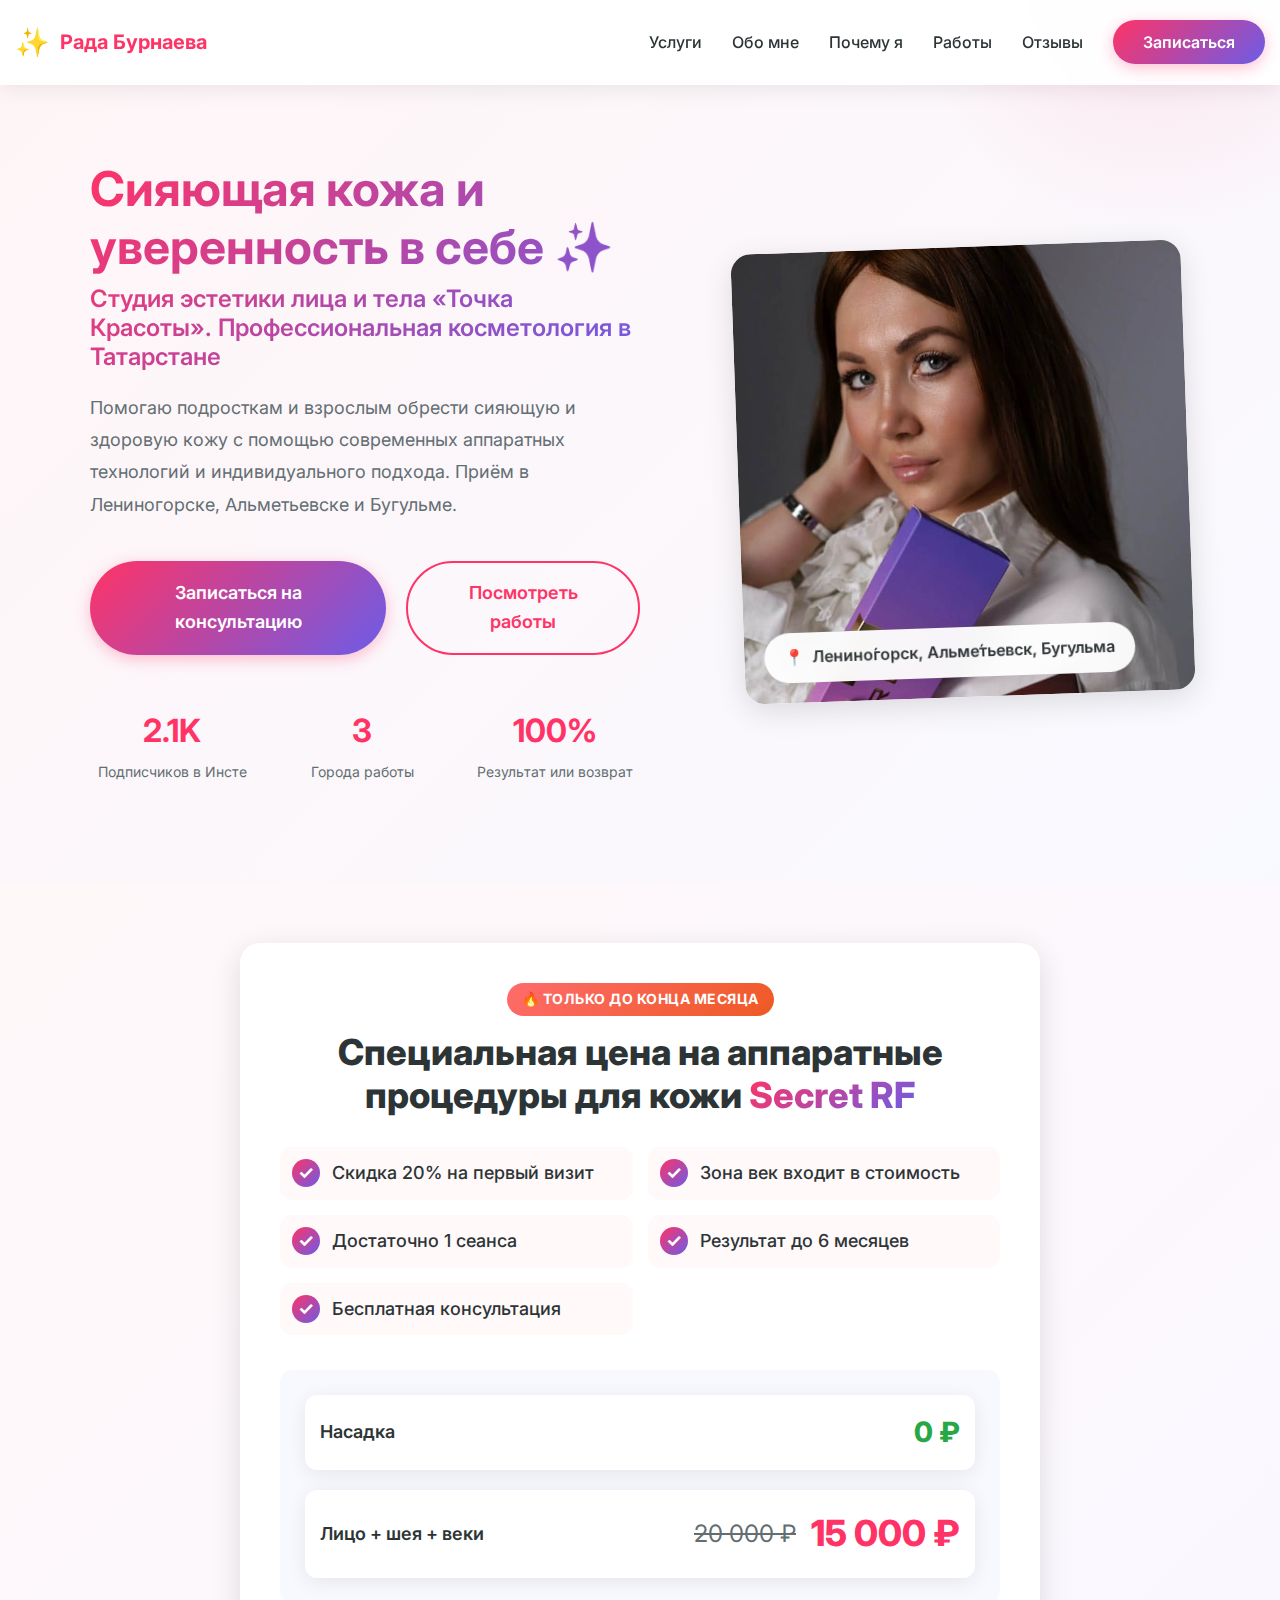
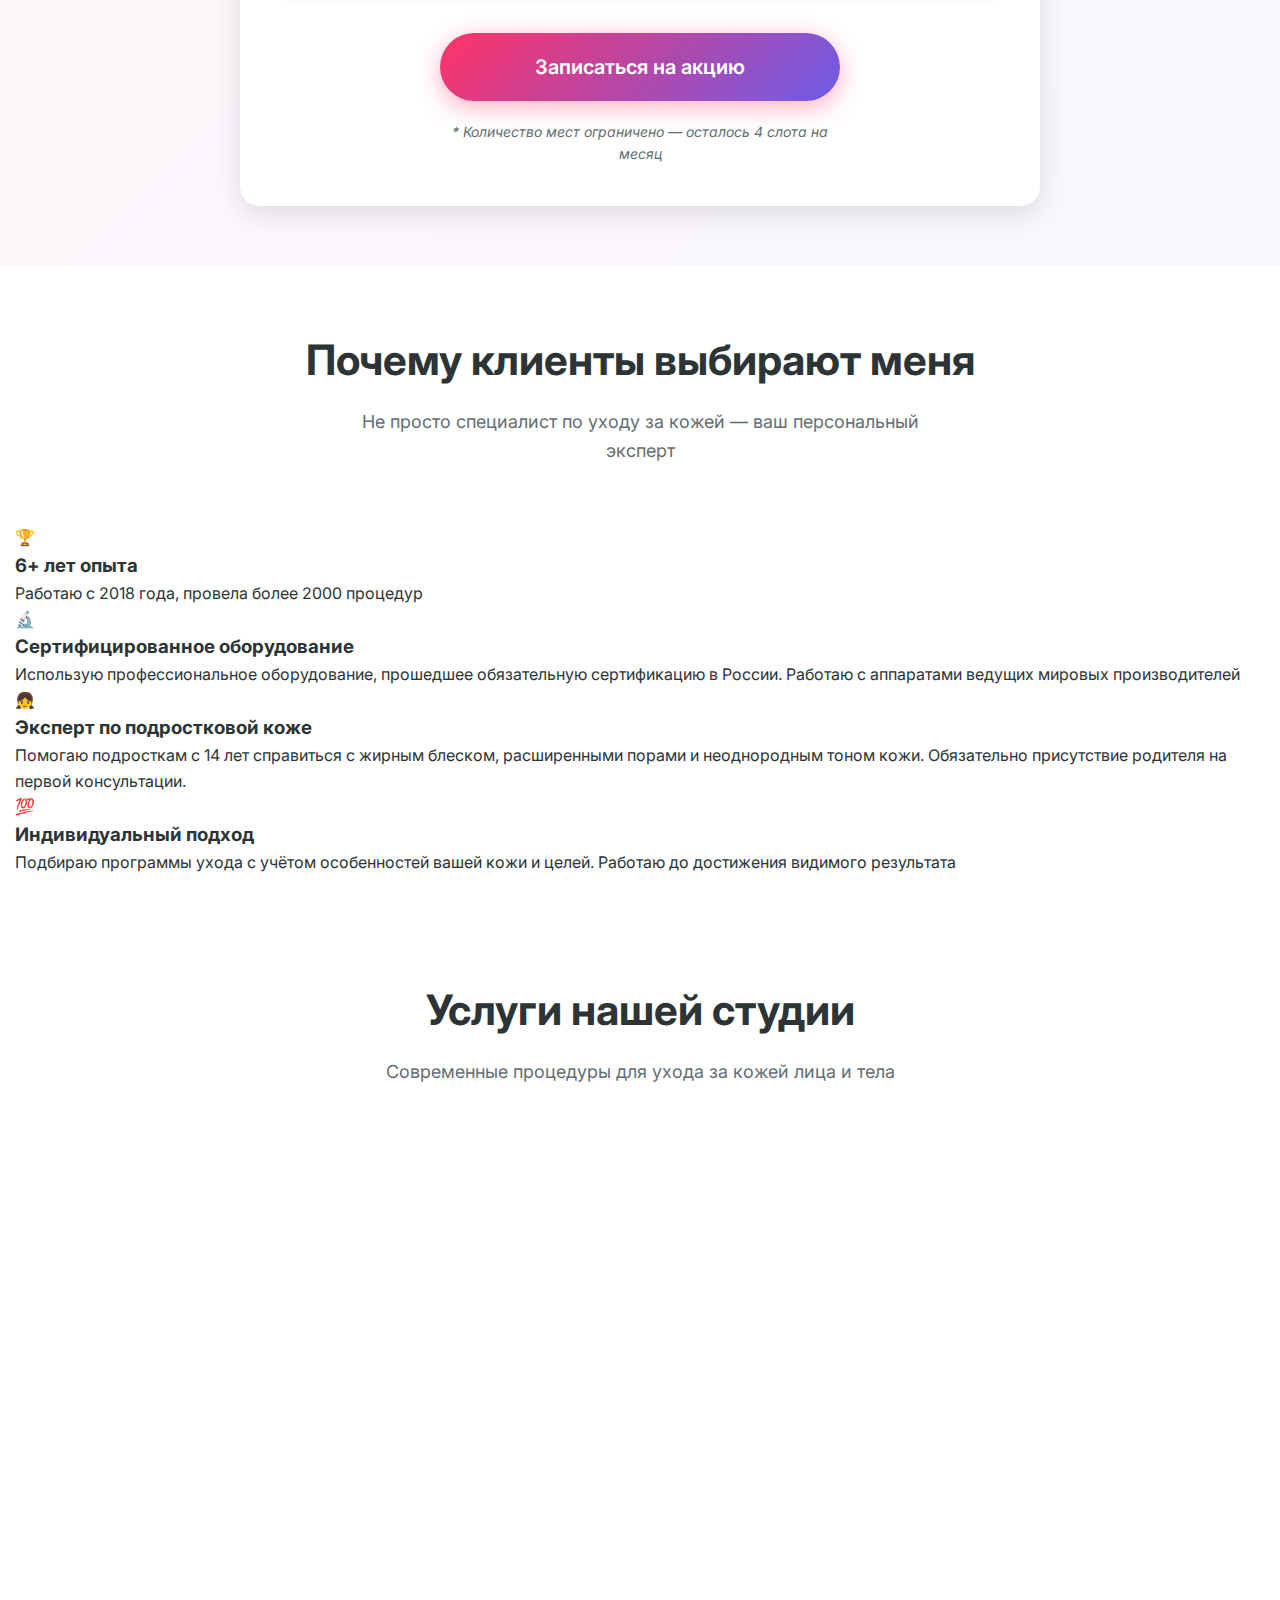
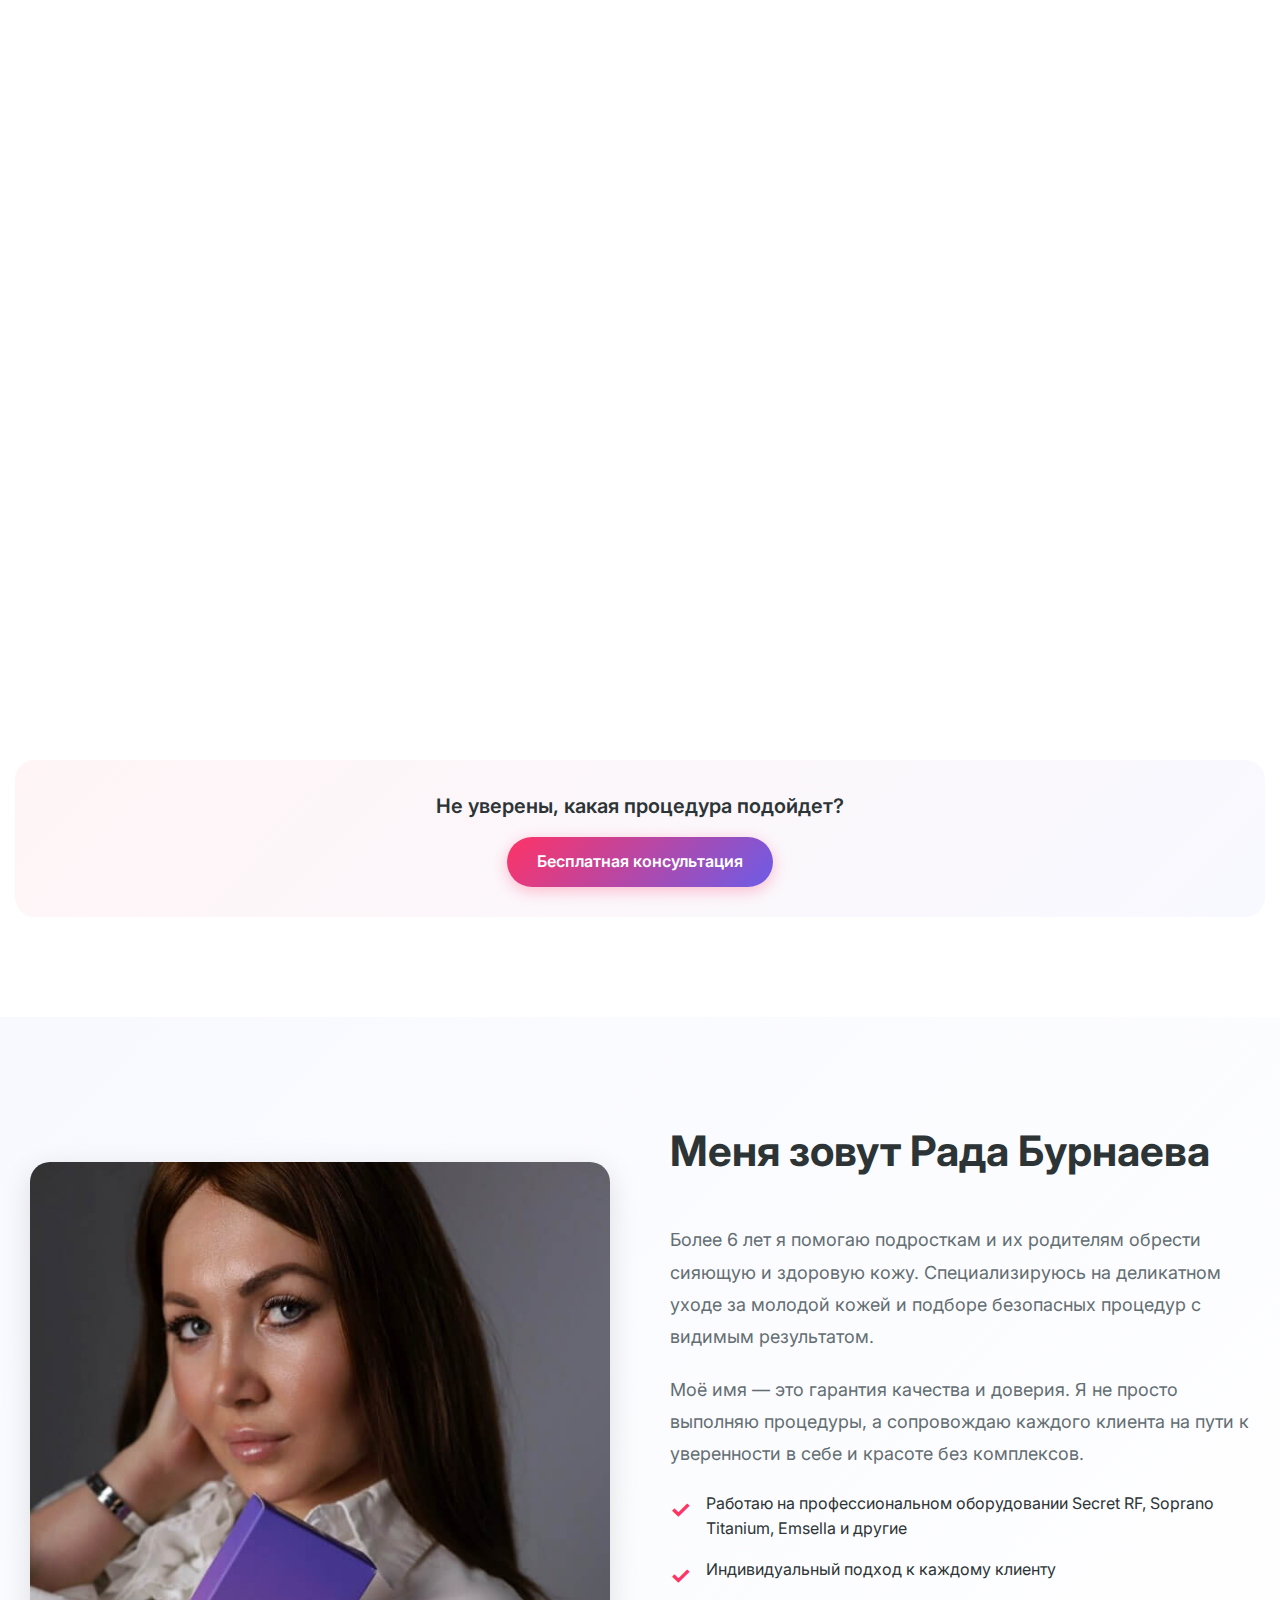
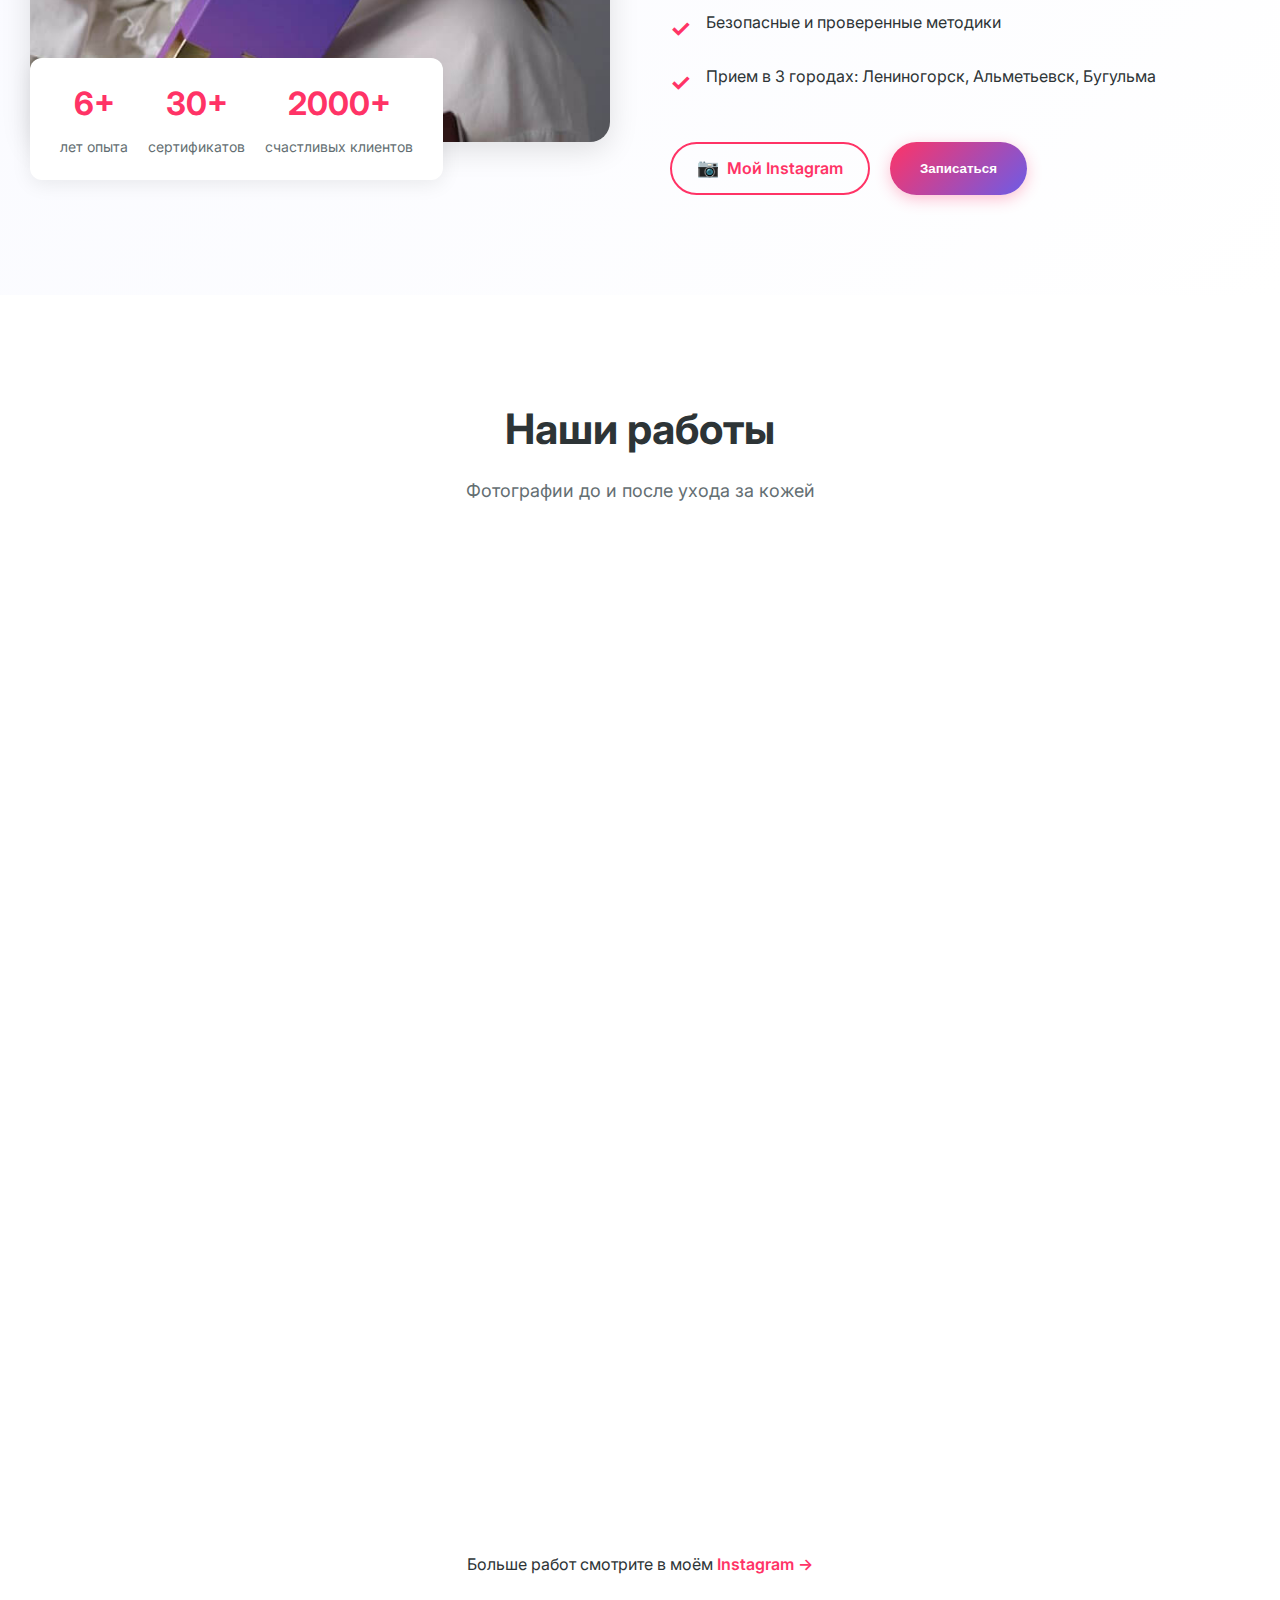
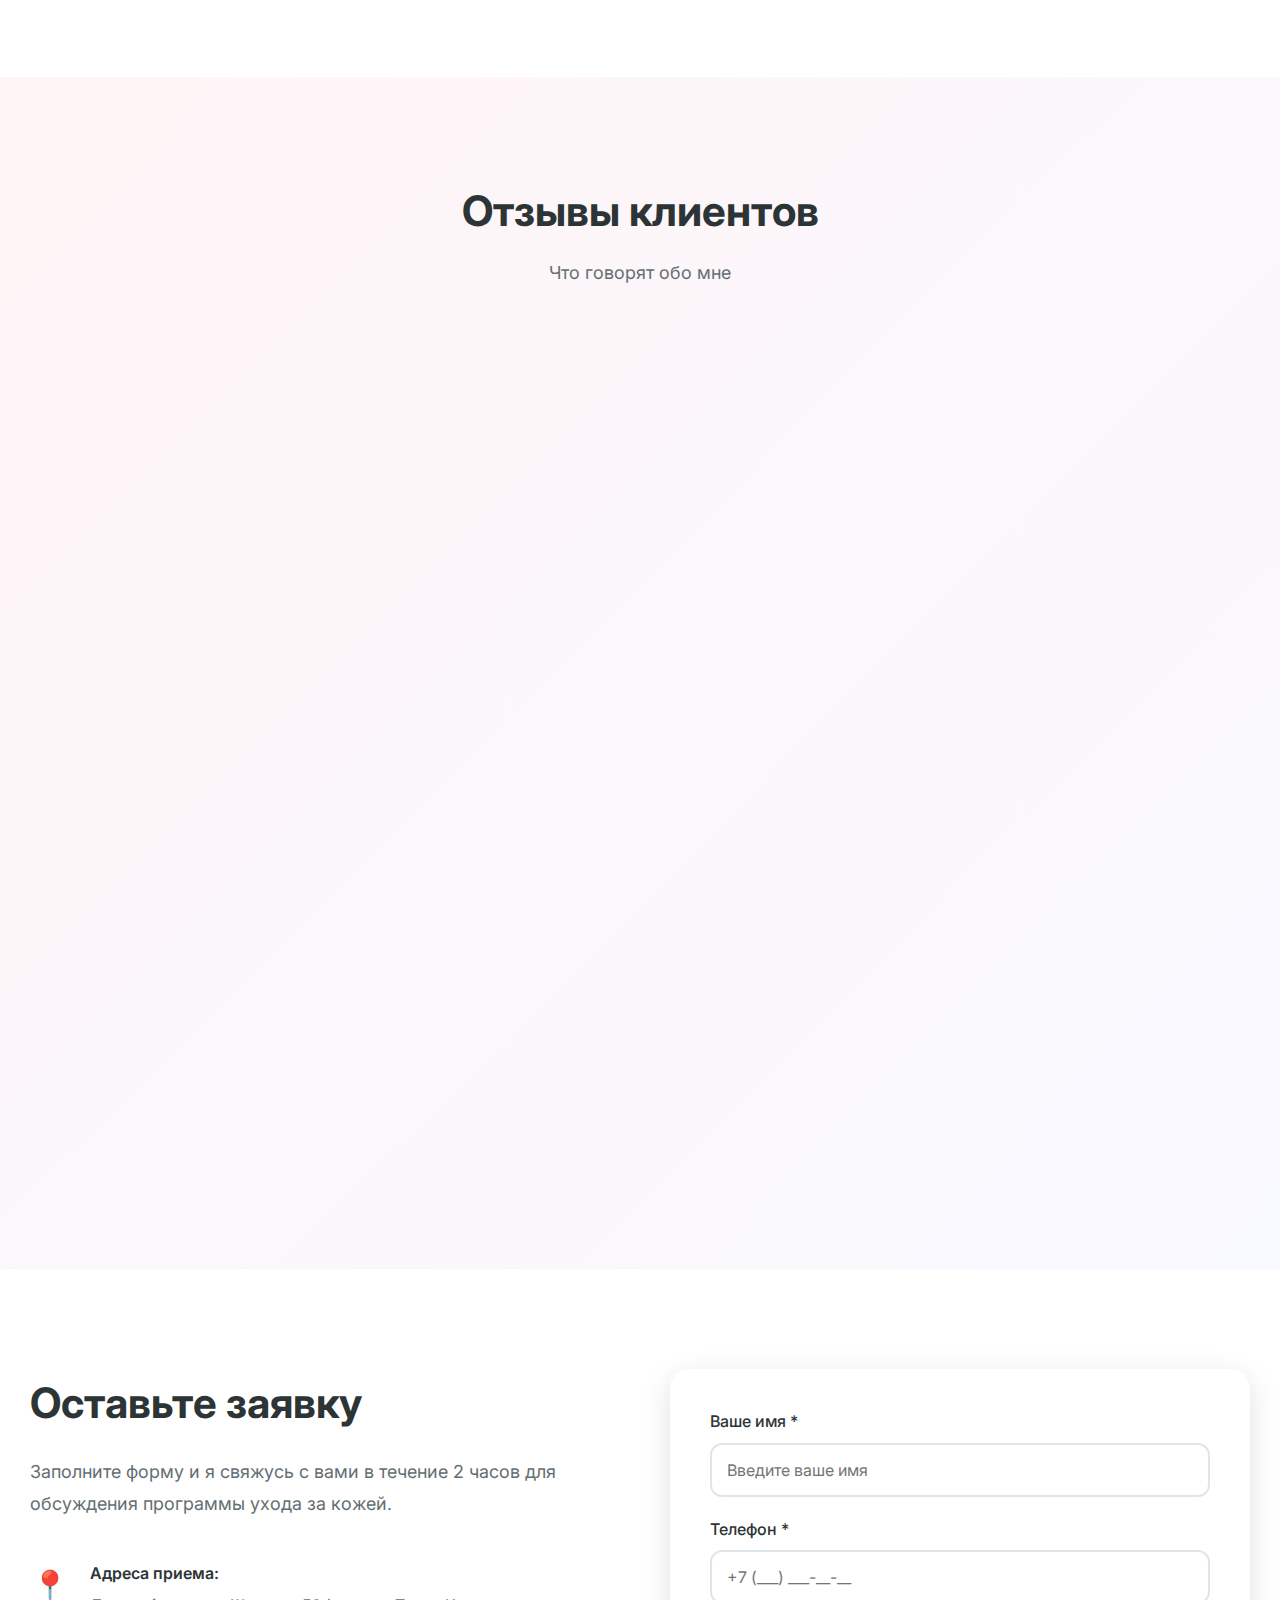
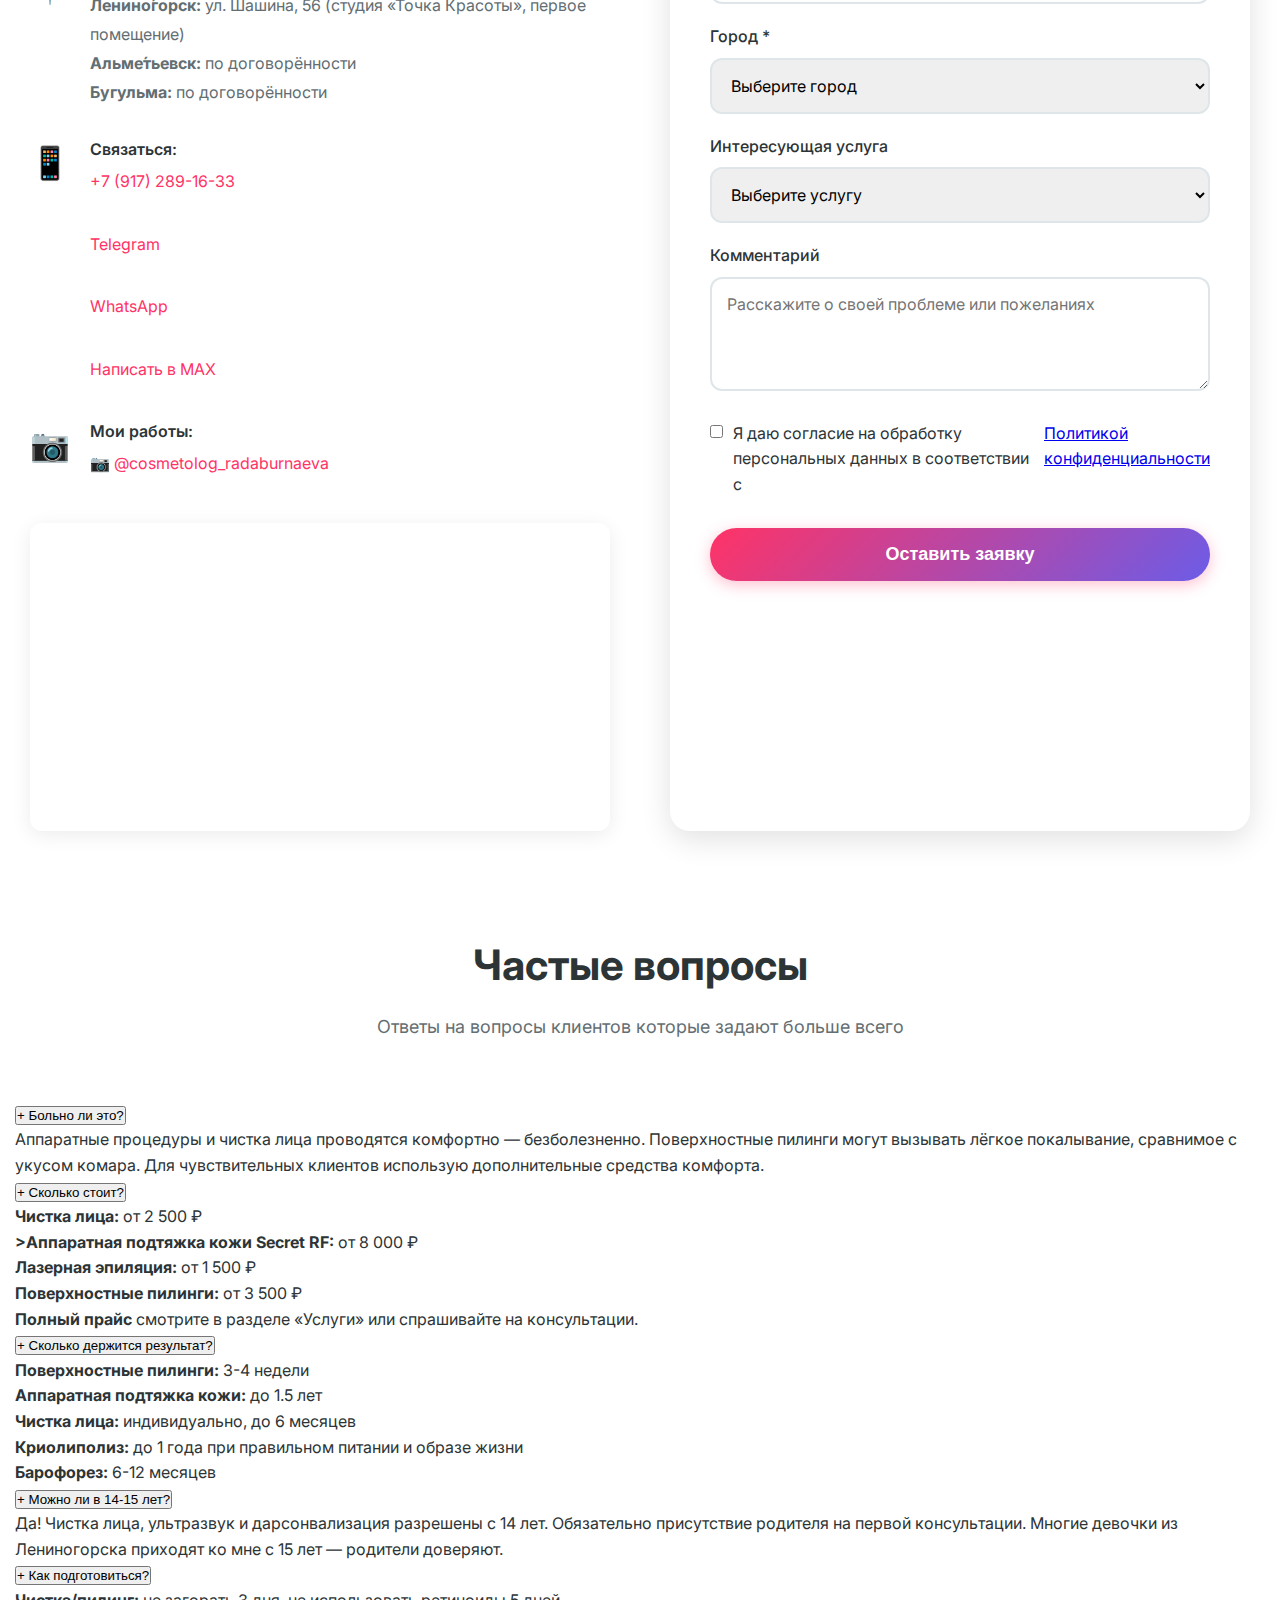
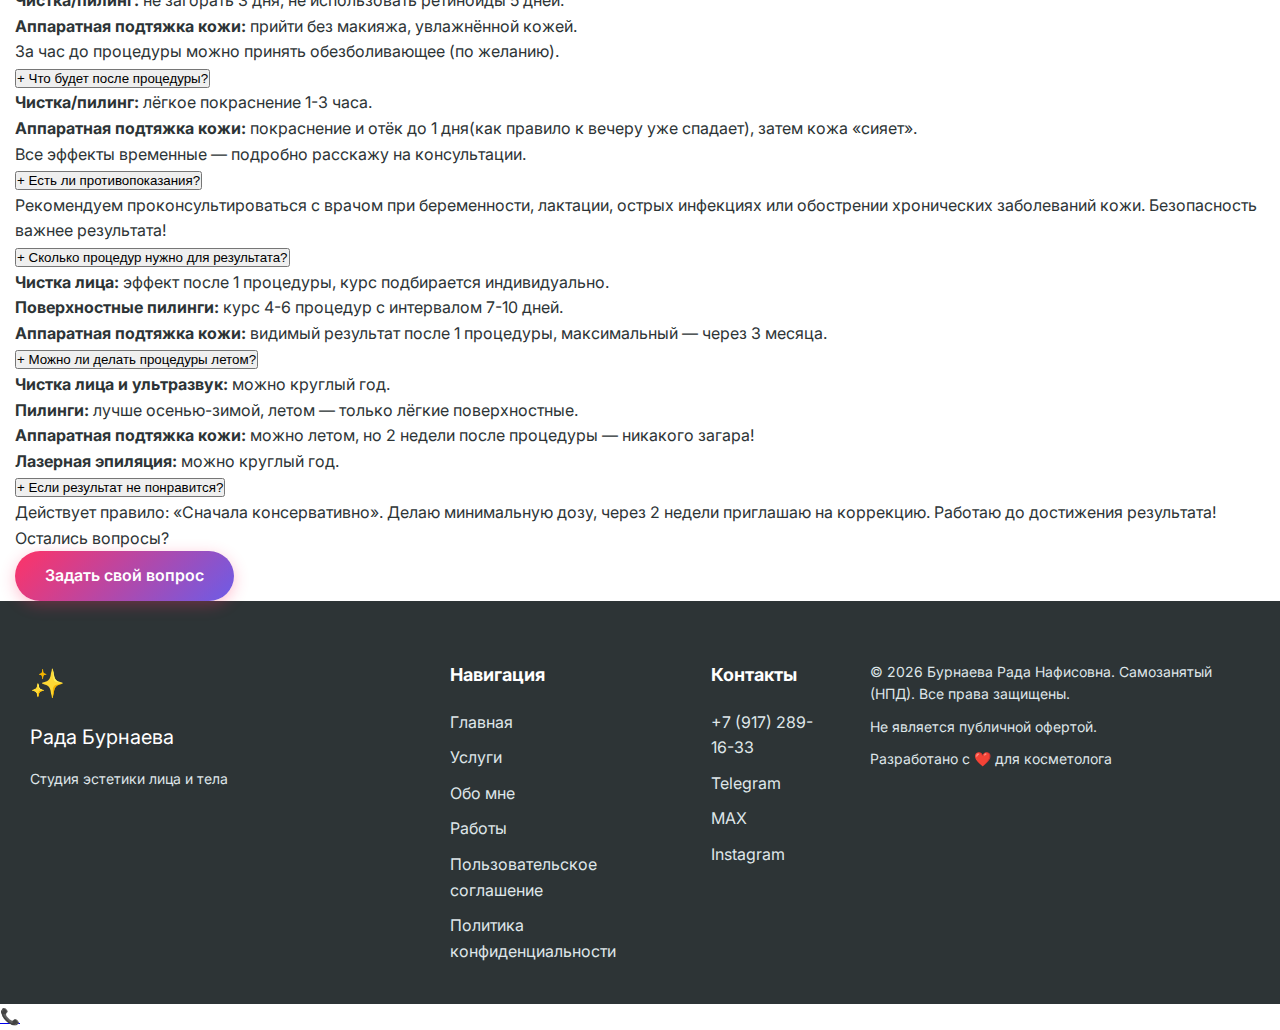
<file: index.html>
<!DOCTYPE html>
<html lang="ru">
<head>
    <meta charset="UTF-8">
    <meta name="viewport" content="width=device-width, initial-scale=1.0">
    <title>Студия эстетики «Точка Красоты» — уход за кожей в Татарстане</title>
    <!-- 🌸 Фавикон сайта -->
    <link rel="icon" href="data:image/svg+xml,<svg xmlns=%22http://www.w3.org/2000/svg%22 viewBox=%220 0 100 100%22><text y=%22.9em%22 font-size=%2290%22 fill=%22%23ff3366%22>R</text></svg>" type="image/svg+xml">
    <link rel="apple-touch-icon" href="data:image/svg+xml,<svg xmlns=%22http://www.w3.org/2000/svg%22 viewBox=%220 0 100 100%22><text y=%22.9em%22 font-size=%2290%22 fill=%22%23ff3366%22>R</text></svg>">
    <meta name="theme-color" content="#ff3366">
    <meta name="description" content="Студия эстетики лица и тела «Точка Красоты». Уход за кожей в Лениногорске, Альметьевске, Бугульме. Аппаратные процедуры, чистка лица, пилинги, лазерная эпиляция. Запись онлайн.">
    <meta name="keywords" content="уход за кожей, чистка лица, пилинги, лазерная эпиляция, криолиполиз, студия красоты, Лениногорск, Альметьевск, Бугульма, косметолог, подростковая кожа">
    <meta name="author" content="Рада Бурнаева">
    <meta name="robots" content="index, follow">
    <link rel="canonical" href="https://cosmetolog-rada.ru">
    <!-- 🔍 Основные метатеги -->
    <!-- 🤖 Open Graph (для соцсетей) -->
    <meta property="og:title" content="Студия эстетики «Точка Красоты» — уход за кожей">
    <meta property="og:description" content="Уход за кожей лица и тела в Татарстане. Аппаратные процедуры, чистка лица, пилинги, лазерная эпиляция. Работаем в Лениногорске, Альметьевске, Бугульме.">
    <meta property="og:type" content="website">
    <meta property="og:url" content="https://cosmetolog-rada.ru">
    <meta property="og:image" content="https://cosmetolog-rada.ru/images/preview.jpg">
    <meta property="og:site_name" content="Точка Красоты">
    <!-- 📱 Метатеги для мобильных -->
    <meta name="mobile-web-app-capable" content="yes">
    <meta name="apple-mobile-web-app-capable" content="yes">
    <meta name="apple-mobile-web-app-status-bar-style" content="black-translucent">
    <!-- 🌐 Языковые метатеги -->
    <meta http-equiv="Content-Language" content="ru">
    <meta name="language" content="Russian">

    <link rel="stylesheet" href="style.css">
    <link rel="preconnect" href="https://fonts.googleapis.com">
    <link rel="preconnect" href="https://fonts.gstatic.com" crossorigin>
    <link href="https://fonts.googleapis.com/css2?family=Inter:wght@300;400;500;600;700&display=swap" rel="stylesheet">
</head>
<body>
    <!-- 🎯 Header + Навигация -->
    <header class="header">
        <div class="container">
            <div class="header-content">
                <div class="logo">
                    <span class="logo-icon">✨</span>
                    <span class="logo-text">Рада Бурнаева</span>
                </div>
                <nav class="nav">
                    <ul class="nav-list">
                        <li><a href="#services" class="nav-link">Услуги</a></li>
                        <li><a href="#about" class="nav-link">Обо мне</a></li>
                        <li><a href="#why-me" class="nav-link">Почему я</a></li>
                        <li><a href="#gallery" class="nav-link">Работы</a></li>
                        <li><a href="#reviews" class="nav-link">Отзывы</a></li>
                        <!-- <li><a href="tel:+79049876543" class="nav-link btn-call">📞 +7 (904) 987-65-43</a></li> -->
                        <li><a href="#contact" class="nav-link btn-primary">Записаться</a></li>
                    </ul>
                </nav>
                <button class="burger-menu" aria-label="Меню">
                    <span></span>
                    <span></span>
                    <span></span>
                </button>
            </div>
        </div>
    </header>

    <!-- 🏆 Hero секция -->
    <section class="hero" id="home">
        <div class="container">
            <div class="hero-content">
                <div class="hero-text">
                    <h1 class="hero-title">
                        Сияющая кожа и уверенность в себе ✨
                        <span class="hero-subtitle">Студия эстетики лица и тела «Точка Красоты». Профессиональная косметология в Татарстане</span>
                    </h1>
                    <p class="hero-desc">
                        Помогаю подросткам и взрослым обрести сияющую и здоровую кожу с помощью современных аппаратных технологий и индивидуального подхода. Приём в Лениногорске, Альметьевске и Бугульме.
                    </p>
                    <div class="hero-cta">
                        <a href="#contact" class="btn btn-large btn-primary">Записаться на консультацию</a>
                        <a href="#gallery" class="btn btn-large btn-outline">Посмотреть работы</a>
                    </div>
                    <div class="hero-trust">
                        <div class="trust-item">
                            <span class="trust-number">2.1K</span>
                            <span class="trust-label">Подписчиков в Инсте</span>
                        </div>
                        <div class="trust-item">
                            <span class="trust-number">3</span>
                            <span class="trust-label">Города работы</span>
                        </div>
                        <div class="trust-item">
                            <span class="trust-number">100%</span>
                            <span class="trust-label">Результат или возврат</span>
                        </div>
                    </div>
                </div>
                <div class="hero-image">
                    <div class="hero-img-wrapper">
                        <img src="images/hero.jpg" alt="Косметолог Рада Бурнаева" class="hero-img">
                        <div class="hero-badge">
                            <span class="badge-icon">📍</span>
                            <span>Ленино́горск, Альме́тьевск, Бугульма</span>
                        </div>
                    </div>
                </div>
            </div>
        </div>
    </section>

    <!-- 🔥 Акционный блок -->
<section class="promo-section">
    <div class="container">
        <div class="promo-content">
            <div class="promo-header">
                <span class="promo-badge">🔥 ТОЛЬКО ДО КОНЦА МЕСЯЦА</span>
                <h2 class="promo-title">Специальная цена на аппаратные процедуры для кожи <span class="highlight">Secret RF</span></h2>
            </div>
            <div class="promo-benefits">
                <div class="benefit-item">
                    <span class="benefit-icon">✓</span>
                    <span>Скидка 20% на первый визит</span>
                </div>
                <div class="benefit-item">
                    <span class="benefit-icon">✓</span>
                    <span>Зона век входит в стоимость</span>
                </div>
                <div class="benefit-item">
                    <span class="benefit-icon">✓</span>
                    <span>Достаточно 1 сеанса</span>
                </div>
                <div class="benefit-item">
                    <span class="benefit-icon">✓</span>
                    <span>Результат до 6 месяцев</span>
                </div>
                <div class="benefit-item">
                    <span class="benefit-icon">✓</span>
                    <span>Бесплатная консультация</span>
                </div>
            </div>
            <div class="promo-price">
                <div class="price-item">
                    <span class="price-label">Насадка</span>
                    <span class="price-value free">0 ₽</span>
                </div>
                <div class="price-item main">
                    <span class="price-label">Лицо + шея + веки</span>
                    <div class="price-wrap">
                        <span class="price-old">20 000 ₽</span>
                        <span class="price-new">15 000 ₽</span>
                    </div>
                </div>
            </div>
            <a href="#contact" class="btn btn-large btn-primary promo-btn">
                Записаться на акцию
            </a>
            <p class="promo-note">* Количество мест ограничено — осталось 4 слота на месяц</p>
        </div>
    </div>
</section>

    <!-- 🌟 Почему выбирают меня -->
        <section class="why-me" id="why-me">
            <div class="container">
                <div class="section-header">
                    <h2 class="section-title">Почему клиенты выбирают меня</h2>
                    <p class="section-subtitle">Не просто специалист по уходу за кожей — ваш персональный эксперт</p>
                </div>
                <div class="why-grid">
                    <div class="why-card">
                        <div class="why-icon">🏆</div>
                        <h3>6+ лет опыта</h3>
                        <p>Работаю с 2018 года, провела более 2000 процедур</p>
                    </div>
                    <div class="why-card">
                        <div class="why-icon">🔬</div>
                        <h3>Сертифицированное оборудование</h3>
                        <p>Использую профессиональное оборудование, прошедшее обязательную сертификацию в России. Работаю с аппаратами ведущих мировых производителей</p>
                    </div>
                    <div class="why-card">
                        <div class="why-icon">👧</div>
                        <h3>Эксперт по подростковой коже</h3>
                        <p>Помогаю подросткам с 14 лет справиться с жирным блеском, расширенными порами и неоднородным тоном кожи. Обязательно присутствие родителя на первой консультации.</p>
                    </div>
                    <div class="why-card">
                        <div class="why-icon">💯</div>
                        <h3>Индивидуальный подход</h3>
                        <p>Подбираю программы ухода с учётом особенностей вашей кожи и целей. Работаю до достижения видимого результата</p>
                    </div>
                </div>
            </div>
        </section>

    <!-- 📋 Услуги -->
    <section class="services" id="services">
        <div class="container">
            <div class="section-header">
                <h2 class="section-title">Услуги нашей студии</h2>
                <p class="section-subtitle">Современные процедуры для ухода за кожей лица и тела</p>
            </div>
            <div class="services-grid">
                   <!-- Карточка 5 -->
                <div class="service-card">
                    <div class="service-icon">👱🏻‍♀️👩🏻‍🦰👩🏻</div>
                    <h3 class="service-title">Уход за подростковой кожей</h3>
                    <p class="service-desc">Комплекс процедур для сияющей и здоровой кожи подростков. Работаем с жирным блеском, расширенными порами и неоднородным тоном кожи. Подбираем индивидуальный уход</p>
                    <div class="service-price">от 2 000 ₽</div>
                    <a href="#contact" class="btn btn-sm btn-outline service-btn">Подробнее</a>
                </div>
                <!-- Карточка 1 -->
                <div class="service-card">
                    <div class="service-icon">🔬</div>
                    <h3 class="service-title">Аппаратная подтяжка кожи Secret RF</h3>
                    <p class="service-desc">Современная процедура для улучшения тонуса и упругости кожи. Стимулирует обновление клеток, уменьшает видимость морщин и улучшает текстуру кожи. Видимый эффект после первого сеанса!</p>
                    <div class="service-price">от 8 000 ₽</div>
                    <a href="#contact" class="btn btn-sm btn-outline service-btn">Подробнее</a>
                </div>
                <!-- Карточка 2 -->
                <div class="service-card">
                    <div class="service-icon">❄️</div>
                    <h3 class="service-title">Криолиполиз</h3>
                    <p class="service-desc">Аппаратная процедура для коррекции контуров тела. С помощью охлаждения уменьшает объёмы в проблемных зонах. Без хирургического вмешательства и длительного восстановления.</p>
                    <div class="service-price">от 3 500 ₽</div>
                    <a href="#contact" class="btn btn-sm btn-outline service-btn">Подробнее</a>
                </div>
                <!-- Карточка 3 -->
                <div class="service-card">
                    <div class="service-icon">🔦</div>
                    <h3 class="service-title">Лазерная эпиляция Soprano Titanium</h3>
                    <p class="service-desc">Подходит для любого цвета волос и типов кожи, включая тёмную и загорелую.</p>
                    <div class="service-price">от 1 500 ₽</div>
                    <a href="#contact" class="btn btn-sm btn-outline service-btn">Подробнее</a>
                </div>
                <!-- Карточка 4 -->
                <div class="service-card">
                    <div class="service-icon">🧴</div>
                    <h3 class="service-title">Чистка лица</h3>
                    <p class="service-desc">Глубокое очищение кожи от загрязнений и излишков себума. Восстанавливает свежесть и сияние кожи. Подходит для всех типов кожи и возрастов.</p>
                    <div class="service-price">от 2 500 ₽</div>
                    <a href="#contact" class="btn btn-sm btn-outline service-btn">Подробнее</a>
                </div>
                <!-- Карточка 6 -->
                <div class="service-card">
                    <div class="service-icon">✨</div>
                    <h3 class="service-title">Пилинги</h3>
                    <p class="service-desc">Мягкое обновление кожи и улучшение цвета лица. Ферментные и мягкие кислотные составы для сияющей и гладкой кожи. Без агрессивного воздействия, подходит для подростков от 12 лет.</p>
                    <div class="service-price">от 3 500 ₽</div>
                    <a href="#contact" class="btn btn-sm btn-outline service-btn">Подробнее</a>
                </div>
                <!-- 🌟 ДОПОЛНИТЕЛЬНЫЕ ПРОЦЕДУРЫ -->
                <!-- Карточка 7: Химический пилинг -->
                <div class="service-card">
                    <div class="service-icon">💺</div>
                    <h3 class="service-title">Кресло Кегеля (EMSELLA)</h3>
                    <p class="service-desc">Аппаратная процедура для укрепления мышц тазового дна. Улучшает тонус и эластичность мышц, способствует общему ощущению комфорта и уверенности. Подходит для женщин после родов и для профилактики.</p>
                    <div class="service-price">от 3 500 ₽</div>
                    <a href="#contact" class="btn btn-sm btn-outline service-btn">Подробнее</a>
                </div>

                <!-- Карточка 8: Ультразвуковая чистка -->
                <div class="service-card">
                    <div class="service-icon">💆</div>
                    <h3 class="service-title">Спа массаж головы</h3>
                    <p class="service-desc">Комплекс процедур, направленных на улучшение состояния кожи головы и волос. Включает в себя массаж, применение питательных масок и ароматерапию.</p>
                    <div class="service-price">от 5 000 ₽</div>
                    <a href="#contact" class="btn btn-sm btn-outline service-btn">Подробнее</a>
                </div>

                <!-- Карточка 11: Обертывания -->
                <div class="service-card">
                    <div class="service-icon">🧣</div>
                    <h3 class="service-title">Косметические обёртывания Styx</h3>
                    <p class="service-desc">Styx-обвертывание- это профессиональная методика влажного бандажного обертывания австрийской косметикой Aromaderm, направленная на коррекцию фигуры, уменьшение целлюлита и объемов тела. Она включает нанесение термоактивных гелей с натуральными эфирными маслами, создавая эффект термогенеза для сжигания жиров и детокса.</p>
                    <div class="service-price">от 5 500 ₽</div>
                    <a href="#contact" class="btn btn-sm btn-outline service-btn">Подробнее</a>
                </div>

                 <div class="service-card">
                    <div class="service-icon">🌿</div>
                    <h3 class="service-title">Барофорез</h3>
                    <p class="service-desc">Позволяет без инъекций доставлять лечебную сыворотку в глубокие слои кожи. Также барофорез называют безинъекционной мезотерапией.</p>
                    <div class="service-price">от 4 500 ₽</div>
                    <a href="#contact" class="btn btn-sm btn-outline service-btn">Подробнее</a>
                </div>

                 <div class="service-card">
                    <div class="service-icon">⚡</div>
                    <h3 class="service-title">EMS-тренировки (Electric Mio Stimulation)</h3>
                    <p class="service-desc">Фитнес-тренировки с использованием электростимуляции мышц. Усиливает эффект от упражнений, помогает скорректировать фигуру и улучшить тонус тела.</p>
                    <div class="service-price">от 2 500 ₽</div>
                    <a href="#contact" class="btn btn-sm btn-outline service-btn">Подробнее</a>
                </div>

                 <div class="service-card">
                    <div class="service-icon">⚕️</div>
                    <h3 class="service-title">Аппарат INDIBA</h3>
                    <p class="service-desc">Аппаратная процедура для улучшения тонуса и упругости кожи. Способствует уменьшению объёмов и улучшению контуров тела. Подходит для коррекции фигуры и ухода за кожей.</p>
                    <div class="service-price">от 4 500 ₽</div>
                    <a href="#contact" class="btn btn-sm btn-outline service-btn">Подробнее</a>
                </div>

                <!-- Карточка 15: Курс ухода (абонемент) -->
                <div class="service-card">
                    <div class="service-icon">📦</div>
                    <h3 class="service-title">Курс ухода (абонемент)</h3>
                    <p class="service-desc">4 процедуры по уходу за кожей со скидкой 20%. Идеально для закрепления результата после чистки или пилинга.</p>
                    <div class="service-price">от 12 000 ₽</div>
                    <a href="#contact" class="btn btn-sm btn-outline service-btn">Подробнее</a>
                </div>

                <!-- Карточка 16: Консультация -->
                <div class="service-card">
                    <div class="service-icon">💬</div>
                    <h3 class="service-title">Консультация косметолога</h3>
                    <p class="service-desc">Диагностика кожи, подбор процедур и домашнего ухода. Первичная консультация — бесплатно при записи через сайт!</p>
                    <div class="service-price"><span style="color:#28a745;font-weight:700">Бесплатно</span></div>
                    <a href="#contact" class="btn btn-sm btn-outline service-btn">Подробнее</a>
                </div>
            </div>
            <div class="services-cta">
                <p>Не уверены, какая процедура подойдет?</p>
                <a href="#contact" class="btn btn-primary">Бесплатная консультация</a>
            </div>
        </div>
    </section>

    <!-- 👩‍⚕️ Обо мне -->
    <section class="about" id="about">
        <div class="container">
            <div class="about-content">
                <div class="about-image">
                    <img src="images/hero.jpg" alt="Рада Бурнаева - косметолог" class="about-img">
                    <div class="about-stats">
                        <div class="stat-item">
                            <span class="stat-number">6+</span>
                            <span class="stat-label">лет опыта</span>
                        </div>
                        <div class="stat-item">
                            <span class="stat-number">30+</span>
                            <span class="stat-label">сертификатов</span>
                        </div>
                        <div class="stat-item">
                            <span class="stat-number">2000+</span>
                            <span class="stat-label">счастливых клиентов</span>
                        </div>
                    </div>
                </div>
                <div class="about-text">
                    <h2 class="about-title">Меня зовут Рада Бурнаева</h2>
                    <p class="about-desc">
                        Более 6 лет я помогаю подросткам и их родителям обрести сияющую и здоровую кожу. Специализируюсь на деликатном уходе за молодой кожей и подборе безопасных процедур с видимым результатом.
                    </p>
                    <p class="about-desc">
                        Моё имя — это гарантия качества и доверия. Я не просто выполняю процедуры, а сопровождаю каждого клиента на пути к уверенности в себе и красоте без комплексов.
                    </p>
                    <div class="about-highlights">
                        <div class="highlight-item">
                            <span class="highlight-icon">✓</span>
                            <span>Работаю на профессиональном оборудовании Secret RF, Soprano Titanium, Emsella и другие</span>
                        </div>
                        <div class="highlight-item">
                            <span class="highlight-icon">✓</span>
                            <span>Индивидуальный подход к каждому клиенту</span>
                        </div>
                        <div class="highlight-item">
                            <span class="highlight-icon">✓</span>
                            <span>Безопасные и проверенные методики</span>
                        </div>
                        <div class="highlight-item">
                            <span class="highlight-icon">✓</span>
                            <span>Прием в 3 городах: Лениногорск, Альметьевск, Бугульма</span>
                        </div>
                    </div>
                    <div class="about-links">
                        <a href="https://www.instagram.com/cosmetolog_radaburnaeva" target="_blank" class="btn btn-outline">
                            <span class="btn-icon">📷</span>
                            Мой Instagram
                        </a>
                        <button class="btn btn-primary" onclick="document.getElementById('contact').scrollIntoView({behavior: 'smooth'})">
                            Записаться
                        </button>
                    </div>
                </div>
            </div>
        </div>
    </section>

    <!-- 🖼️ Галерея работ -->
    <section class="gallery" id="gallery">
        <div class="container">
            <div class="section-header">
                <h2 class="section-title">Наши работы</h2>
                <p class="section-subtitle">Фотографии до и после ухода за кожей</p>
            </div>
            <div class="gallery-grid">
                <div class="gallery-item">
                    <img src="images/akne.jpg" alt="До/После чистки лица" class="gallery-img">
                    <div class="gallery-overlay">
                        <span class="gallery-label">Уход за подростковой кожей</span>
                    </div>
                </div>
                <div class="gallery-item">
                    <img src="images/himpiling.jpg" alt="Пилинг" class="gallery-img">
                    <div class="gallery-overlay">
                        <span class="gallery-label">Чистка лица</span>
                    </div>
                </div>
                <div class="gallery-item">
                    <img src="images/almaznaya.jpeg" alt="Поверхностные пилинги" class="gallery-img">
                    <div class="gallery-overlay">
                        <span class="gallery-label">Поверхностные пилинги</span>
                    </div>
                </div>
                <div class="gallery-item">
                    <img src="images/teenfacecare.jpg" alt="Уход за кожей" class="gallery-img">
                    <div class="gallery-overlay">
                        <span class="gallery-label">Уход за подростковой кожей</span>
                    </div>
                </div>
                <div class="gallery-item">
                    <img src="images/crio.jpg" alt="Криолиполиз" class="gallery-img">
                    <div class="gallery-overlay">
                        <span class="gallery-label">Криолиполиз</span>
                    </div>
                </div>
                  <div class="gallery-item">
                    <img src="images/headsparelax.jpg" alt="Аква массаж спа-головы" class="gallery-img">
                    <div class="gallery-overlay">
                        <span class="gallery-label">Аква массаж спа-головы</span>
                    </div>
                </div>
                <div class="gallery-item">
                    <img src="images/sopranoepilyacia.jpg" 
                        alt="Аппарат Soprano Titanium - лазерная эпиляция" class="gallery-img">
                    <div class="gallery-overlay">
                        <span class="gallery-label">Аппарат Soprano Titanium - лазерная эпиляция</span>
                    </div>
                </div>

                <!-- Работа 8 -->
                <div class="gallery-item">
                    <img src="images/emsapp.jpg" 
                        alt="аппарат ems тренировки" class="gallery-img">
                    <div class="gallery-overlay">
                        <span class="gallery-label">Аппарат ems тренировки</span>
                    </div>
                </div>

                <!-- Работа 9 -->
                <div class="gallery-item">
                    <img src="images/indiba.jpg" 
                        alt="Индиба аппарат" class="gallery-img">
                    <div class="gallery-overlay">
                        <span class="gallery-label">Индиба аппарат</span>
                    </div>
                </div>

                <!-- Работа 11 -->
                <div class="gallery-item">
                    <img src="images/esmella.jpg" 
                        alt="стул кегеля-Emsella" class="gallery-img">
                    <div class="gallery-overlay">
                        <span class="gallery-label">Cтул кегеля - Emsella</span>
                    </div>
                </div>

                <!-- Работа 12 -->
                <div class="gallery-item">
                    <img src="images/smaslifting.jpg" 
                        alt="Аппарат Smas" class="gallery-img">
                    <div class="gallery-overlay">
                        <span class="gallery-label">Аппарат Smas лифтинг</span>
                    </div>
                </div>

                <!-- Работа 17 -->
                <div class="gallery-item">
                    <img src="images/almaz.jpg" 
                        alt="Барофорез" class="gallery-img">
                    <div class="gallery-overlay">
                        <span class="gallery-label">Барофорез</span>
                    </div>
                </div>

                <!-- Работа 21 -->
                <div class="gallery-item">
                    <img src="images/pilingi.jpg" 
                        alt="Пилинги" class="gallery-img">
                    <div class="gallery-overlay">
                        <span class="gallery-label">Пилинги</span>
                    </div>
                </div>
                </div>
            </div>
            <div class="gallery-footer">
                <p>Больше работ смотрите в моём <a href="https://www.instagram.com/cosmetolog_radaburnaeva" target="_blank" class="link-instagram">Instagram →</a></p>
            </div>
        </div>
    </section>

    <!-- 💬 Отзывы -->
    <section class="reviews" id="reviews">
        <div class="container">
            <div class="section-header">
                <h2 class="section-title">Отзывы клиентов</h2>
                <p class="section-subtitle">Что говорят обо мне</p>
            </div>
            <div class="reviews-slider">
                <div class="review-card">
                    <div class="review-header">
                        <div class="review-avatar">А</div>
                        <div class="review-info">
                            <div class="review-name">Алина, 16 лет</div>
                            <div class="review-city">Ленино́горск</div>
                        </div>
                        <div class="review-rating">★★★★★</div>
                    </div>
                    <p class="review-text">
                        Рада помогла мне избавиться от ужасных прыщей! За 3 процедуры кожа стала чистой, а я перестала стесняться фотографироваться. Очень рекомендую сверстникам! Особенно перед выпускным и фотоссесией))
                    </p>
                </div>
                <div class="review-card">
                    <div class="review-header">
                        <div class="review-avatar">М</div>
                        <div class="review-info">
                            <div class="review-name">Марина, 34 года</div>
                            <div class="review-city">Альме́тьевск</div>
                        </div>
                        <div class="review-rating">★★★★★</div>
                    </div>
                    <p class="review-text">
                        Обратилась к Раде за консультацией по уходу за кожей. Получила подробные рекомендации по домашнему уходу и программу процедур. Очень благодарна за профессионализм и внимание!
                    </p>
                </div>
                <div class="review-card">
                    <div class="review-header">
                        <div class="review-avatar">Е</div>
                        <div class="review-info">
                            <div class="review-name">Екатерина, 28 лет</div>
                            <div class="review-city">Бугульма</div>
                        </div>
                        <div class="review-rating">★★★★★</div>
                    </div>
                    <p class="review-text">
                        Прошла курс поверхностных пилингов у Рады. Кожа стала более ровной, сияющей и здоровой. Рада подобрала идеальную программу именно для моего типа кожи!
                    </p>
                </div>
                <div class="review-card">
                    <div class="review-header">
                        <div class="review-avatar">Е</div>
                        <div class="review-info">
                            <div class="review-name">Гульназ, 15 лет</div>
                            <div class="review-city">Лениногорск</div>
                        </div>
                        <div class="review-rating">★★★★★</div>
                    </div>
                    <p class="review-text">
                        Пришла к Раде с ужасными прыщами на лице в 15 лет — комплексовала ужасно, не хотела фотографироваться. Подобрали уходовую космецевтику, средства курс + ультразвуковую чистку. Уже после 1 процедуры кожа стала чистой, а через месяц я вообще перестала краснеть! Мама говорит, что я помолодела на вид. Очень благодарна — теперь хожу в школу с удовольствием!
                    </p>
                </div>
                <div class="review-card">
                    <div class="review-header">
                        <div class="review-avatar">Е</div>
                        <div class="review-info">
                            <div class="review-name">Елена, 42 года</div>
                            <div class="review-city">Альметьевск</div>
                        </div>
                        <div class="review-rating">★★★★★</div>
                    </div>
                    <p class="review-text">
                        Обратилась к Раде за помощью в улучшении состояния кожи. Была приятно удивлена внимательным подходом и качеством процедур. Кожа стала более упругой и сияющей. Очень довольна результатом!
                    </p>
                </div>
            </div>
        </div>
    </section>

    <!-- 📍 Контакты + Форма -->
    <section class="contact" id="contact">
        <div class="container">
            <div class="contact-content">
                <div class="contact-info">
                    <h2 class="contact-title">Оставьте заявку</h2>
                    <p class="contact-desc">
                        Заполните форму и я свяжусь с вами в течение 2 часов для обсуждения программы ухода за кожей.
                    </p>
                    <div class="contact-details">
                        <div class="contact-item">
                            <span class="contact-icon">📍</span>
                            <div>
                                <div class="contact-label">Адреса приема:</div>
                                <div class="contact-text">
                                    <strong>Ленино́горск:</strong> ул. Шашина, 56 (студия «Точка Красоты», первое помещение)<br>
                                    <strong>Альме́тьевск:</strong> по договорённости<br>
                                    <strong>Бугульма:</strong> по договорённости
                                </div>
                            </div>
                        </div>
                        <div class="contact-item">
                            <span class="contact-icon">📱</span>
                            <div>
                                <div class="contact-label">Связаться:</div>
                                <div class="contact-text">
                                    <a href="tel:+79172891633" class="contact-link">+7 (917) 289-16-33</a><br>
                                    <a href="https://t.me/@rada_burnaeva" target="_blank" class="contact-link">Telegram</a><br>
                                    <a href="https://wa.me/79172891633" target="_blank" class="contact-link">WhatsApp</a><br>
                                    <a href="https://max.ru/u/f9LHodD0cOLhytfRgrV-JFTzihe2kJWLLxkR-lNDiE61C9UgMe_DwAWpICY" target="_blank" class="contact-link">Написать в MAX</a>
                                </div>
                            </div>
                        </div>
                        <div class="contact-item">
                            <span class="contact-icon">📷</span>
                            <div>
                                <div class="contact-label">Мои работы:</div>
                                <div class="contact-text">
                                    <a href="https://www.instagram.com/cosmetolog_radaburnaeva" target="_blank" class="contact-link instagram-link">
                                        @cosmetolog_radaburnaeva
                                    </a>
                                </div>
                            </div>
                        </div>
                    </div>
                    <div class="contact-map">
                        <!-- <iframe src="https://yandex.ru/map-widget/v1/?um=constructor%3A933f166c7f0b66b4a5f1b7cb46ce1116566348e0522b98bf4a63ba1709db2ac4&amp;source=constructor" width="400" height="300" frameborder="0"></iframe> -->
                         <iframe src="https://yandex.ru/map-widget/v1/?um=constructor%3A933f166c7f0b66b4a5f1b7cb46ce1116566348e0522b98bf4a63ba1709db2ac4&amp;source=constructor" width="100%" height="300" frameborder="0"></iframe>
                    </div>
                </div>
                <div class="contact-form-wrapper">
                    <form class="contact-form" id="appointmentForm">
                        <div class="form-group">
                            <label for="name">Ваше имя *</label>
                            <input type="text" id="name" name="name" required placeholder="Введите ваше имя">
                        </div>
                        <div class="form-group">
                            <label for="phone">Телефон *</label>
                            <input type="tel" id="phone" name="phone" required placeholder="+7 (___) ___-__-__">
                        </div>
                        <div class="form-group">
                            <label for="city">Город *</label>
                            <select id="city" name="city" required>
                                <option value="">Выберите город</option>
                                <option value="leninogorsk">Ленино́горск</option>
                                <option value="almetevsk">Альме́тьевск</option>
                                <option value="Aznakaevo">Азнакаево</option>
                                <option value="bugulma">Бугульма</option>
                                <option value="bavly">Бавлы</option>
                                <option value="karabash">Карабаш</option>
                                <option value="shugurovo">Шугурово</option>
                            </select>
                        </div>
                        <div class="form-group">
                            <label for="service">Интересующая услуга</label>
                            <select id="service" name="service">
                                <option value="">Выберите услугу</option>
                                <option value="teen">Уход за подростковой кожей</option>
                                <option value="rf">Аппаратная подтяжка лица</option>
                                <option value="cryo">Криолиполиз</option>
                                <option value="indiba">Индиба аппарат</option>
                                <option value="head spa">Спа массаж головы</option>
                                <option value="Barophoresis">Барофорез</option>
                                <option value="cleaning">Чистка лица</option>
                                <option value="peeling">Пилинги и маски</option>
                                <option value="consult">Консультация</option>
                            </select>
                        </div>
                        <div class="form-group">
                            <label for="message">Комментарий</label>
                            <textarea id="message" name="message" rows="4" placeholder="Расскажите о своей проблеме или пожеланиях"></textarea>
                        </div>
                        <div class="form-checkbox">
                            <input type="checkbox" id="privacy" name="privacy" required>
                            Я даю согласие на обработку персональных данных в соответствии с 
                            <a href="privacy.html" target="_blank">Политикой конфиденциальности</a>
                            <!-- <label for="privacy">Я согласен на обработку персональных данных</label> -->
                        </div>
                        <button type="submit" class="btn btn-large btn-primary btn-block">
                            <span class="btn-text">Оставить заявку</span>
                            <span class="btn-loader" id="formLoader"></span>
                        </button>
                        <div class="form-success" id="formSuccess">
                            ✅ Спасибо! Я свяжусь с вами в ближайшее время.
                        </div>
                    </form>
                </div>
            </div>
        </div>
    </section>

        <!-- 🙋‍♀️ Часто задаваемые вопросы (Аккордеон) -->
    <section class="faq" id="faq">
        <div class="container">
            <div class="section-header">
                <h2 class="section-title">Частые вопросы</h2>
                <p class="section-subtitle">Ответы на вопросы клиентов которые задают больше всего</p>
            </div>
            
            <div class="accordion" id="faqAccordion">
                <!-- Вопрос 1 -->
                <div class="accordion-item">
                    <button class="accordion-header" id="heading1">
                        <span class="accordion-icon">+</span>
                        <span class="accordion-title">Больно ли это?</span>
                    </button>
                    <div class="accordion-content" id="collapse1">
                        <p>Аппаратные процедуры и чистка лица проводятся комфортно — безболезненно. Поверхностные пилинги могут вызывать лёгкое покалывание, сравнимое с укусом комара. Для чувствительных клиентов использую дополнительные средства комфорта.</p>
                    </div>
                </div>
                
                <!-- Вопрос 2 -->
                <div class="accordion-item">
                    <button class="accordion-header" id="heading2">
                        <span class="accordion-icon">+</span>
                        <span class="accordion-title">Сколько стоит?</span>
                    </button>
                    <div class="accordion-content" id="collapse2">
                        <p><strong>Чистка лица:</strong> от 2 500 ₽<br>
                        <strong>>Аппаратная подтяжка кожи Secret RF:</strong> от 8 000 ₽<br>
                        <strong>Лазерная эпиляция:</strong> от 1 500 ₽<br>
                        <strong>Поверхностные пилинги:</strong> от 3 500 ₽<br>
                        <strong>Полный прайс</strong> смотрите в разделе «Услуги» или спрашивайте на консультации.</p>
                    </div>
                </div>
                
                <!-- Вопрос 3 -->
                <div class="accordion-item">
                    <button class="accordion-header" id="heading3">
                        <span class="accordion-icon">+</span>
                        <span class="accordion-title">Сколько держится результат?</span>
                    </button>
                    <div class="accordion-content" id="collapse3">
                        <p><strong>Поверхностные пилинги:</strong> 3-4 недели<br>
                        <strong>Аппаратная подтяжка кожи:</strong> до 1.5 лет<br>
                        <strong>Чистка лица:</strong> индивидуально, до 6 месяцев<br>
                        <strong>Криолиполиз:</strong> до 1 года при правильном питании и образе жизни<br>
                        <strong>Барофорез:</strong> 6-12 месяцев</p>
                    </div>
                </div>
                
                <!-- Вопрос 4 -->
                <div class="accordion-item">
                    <button class="accordion-header" id="heading4">
                        <span class="accordion-icon">+</span>
                        <span class="accordion-title">Можно ли в 14-15 лет?</span>
                    </button>
                    <div class="accordion-content" id="collapse4">
                        <p>Да! Чистка лица, ультразвук и дарсонвализация разрешены с 14 лет. Обязательно присутствие родителя на первой консультации. Многие девочки из Лениногорска приходят ко мне с 15 лет — родители доверяют.</p>
                    </div>
                </div>
                
                <!-- Вопрос 5 -->
                <div class="accordion-item">
                    <button class="accordion-header" id="heading5">
                        <span class="accordion-icon">+</span>
                        <span class="accordion-title">Как подготовиться?</span>
                    </button>
                    <div class="accordion-content" id="collapse5">
                        <p><strong>Чистка/пилинг:</strong> не загорать 3 дня, не использовать ретиноиды 5 дней.<br>
                        <strong>Аппаратная подтяжка кожи:</strong> прийти без макияжа, увлажнённой кожей.<br>
                        За час до процедуры можно принять обезболивающее (по желанию).</p>
                    </div>
                </div>
                
                <!-- Вопрос 6 -->
                <div class="accordion-item">
                    <button class="accordion-header" id="heading6">
                        <span class="accordion-icon">+</span>
                        <span class="accordion-title">Что будет после процедуры?</span>
                    </button>
                    <div class="accordion-content" id="collapse6">
                        <p><strong>Чистка/пилинг:</strong> лёгкое покраснение 1-3 часа.<br>
                        <strong>Аппаратная подтяжка кожи:</strong> покраснение и отёк до 1 дня(как правило к вечеру уже спадает), затем кожа «сияет».<br>
                        Все эффекты временные — подробно расскажу на консультации.</p>
                    </div>
                </div>
                
                <!-- Вопрос 7 -->
                <div class="accordion-item">
                    <button class="accordion-header" id="heading7">
                        <span class="accordion-icon">+</span>
                        <span class="accordion-title">Есть ли противопоказания?</span>
                    </button>
                    <div class="accordion-content" id="collapse7">
                        <p>Рекомендуем проконсультироваться с врачом при беременности, лактации, острых инфекциях или обострении хронических заболеваний кожи. Безопасность важнее результата!</p>
                    </div>
                </div>
                
                <!-- Вопрос 8 -->
                <div class="accordion-item">
                    <button class="accordion-header" id="heading8">
                        <span class="accordion-icon">+</span>
                        <span class="accordion-title">Сколько процедур нужно для результата?</span>
                    </button>
                    <div class="accordion-content" id="collapse8">
                        <p><strong>Чистка лица:</strong> эффект после 1 процедуры, курс подбирается индивидуально.<br>
                        <strong>Поверхностные пилинги:</strong> курс 4-6 процедур с интервалом 7-10 дней.<br>
                        <strong>Аппаратная подтяжка кожи:</strong> видимый результат после 1 процедуры, максимальный — через 3 месяца.<br>
                    </div>
                </div>
                
                <!-- Вопрос 9 -->
                <div class="accordion-item">
                    <button class="accordion-header" id="heading9">
                        <span class="accordion-icon">+</span>
                        <span class="accordion-title">Можно ли делать процедуры летом?</span>
                    </button>
                    <div class="accordion-content" id="collapse9">
                        <p><strong>Чистка лица и ультразвук:</strong> можно круглый год.<br>
                        <strong>Пилинги:</strong> лучше осенью-зимой, летом — только лёгкие поверхностные.<br>
                        <strong>Аппаратная подтяжка кожи:</strong> можно летом, но 2 недели после процедуры — никакого загара!<br>
                        <strong>Лазерная эпиляция:</strong> можно круглый год.</p>
                    </div>
                </div>
                
                <!-- Вопрос 10 -->
                <div class="accordion-item">
                    <button class="accordion-header" id="heading10">
                        <span class="accordion-icon">+</span>
                        <span class="accordion-title">Если результат не понравится?</span>
                    </button>
                    <div class="accordion-content" id="collapse10">
                        <p>Действует правило: «Сначала консервативно». Делаю минимальную дозу, через 2 недели приглашаю на коррекцию. Работаю до достижения результата!</p>
                    </div>
                </div>
            </div>
            
            <div class="faq-cta">
                <p>Остались вопросы?</p>
                <a href="#contact" class="btn btn-primary">Задать свой вопрос</a>
            </div>
        </div>
    </section>

    <!-- 🦶 Footer -->
    <footer class="footer">
        <div class="container">
            <div class="footer-content">
                <div class="footer-brand">
                    <span class="logo-icon">✨</span>
                    <span class="logo-text">Рада Бурнаева</span>
                    <p class="footer-desc">Студия эстетики лица и тела</p>
                </div>
                <div class="footer-links">
                    <div class="footer-column">
                        <h4>Навигация</h4>
                        <a href="#home" class="footer-link">Главная</a>
                        <a href="#services" class="footer-link">Услуги</a>
                        <a href="#about" class="footer-link">Обо мне</a>
                        <a href="#gallery" class="footer-link">Работы</a>
                        <a href="agreement.html" class="footer-link">Пользовательское соглашение</a>
                        <a href="privacy.html" class="footer-link">Политика конфиденциальности</a>
                    </div>
                    <div class="footer-column">
                        <h4>Контакты</h4>
                        <a href="tel:+79172891633" class="footer-link">+7 (917) 289-16-33</a>
                        <a href="https://t.me/cosmetolog_rada" target="_blank" class="footer-link">Telegram</a>
                        <a href="https://max.ru/u/f9LHodD0cOLhytfRgrV-JFTzihe2kJWLLxkR-lNDiE61C9UgMe_DwAWpICY" target="_blank" class="footer-link">MAX</a>
                        <a href="https://www.instagram.com/cosmetolog_radaburnaeva" target="_blank" class="footer-link">Instagram</a>
                    </div>
                </div>
                <div class="footer-legal">
                    <p>© 2026 Бурнаева Рада Нафисовна. Самозанятый (НПД). Все права защищены.</p>
                    <p>Не является публичной офертой.</p>
                    <p>Разработано с ❤️ для косметолога</p>
                </div>
            </div>
        </div>
    </footer>

    <!-- 📱 WhatsApp кнопка -->
    <!-- <a href="https://wa.me/79172891633" target="_blank" class="whatsapp-btn" aria-label="Написать в WhatsApp">
        <span class="whatsapp-icon">💬</span>
    </a> -->


    <!-- <!- 📞 Плавающая кнопка телефона (мобильные) -->
    <a href="tel:++79172891633" class="phone-float" aria-label="Позвонить">
        <span class="phone-icon">📞</span>
    </a>
</div>

    <script src="script.js"></script>
</body>
</html>
</file>
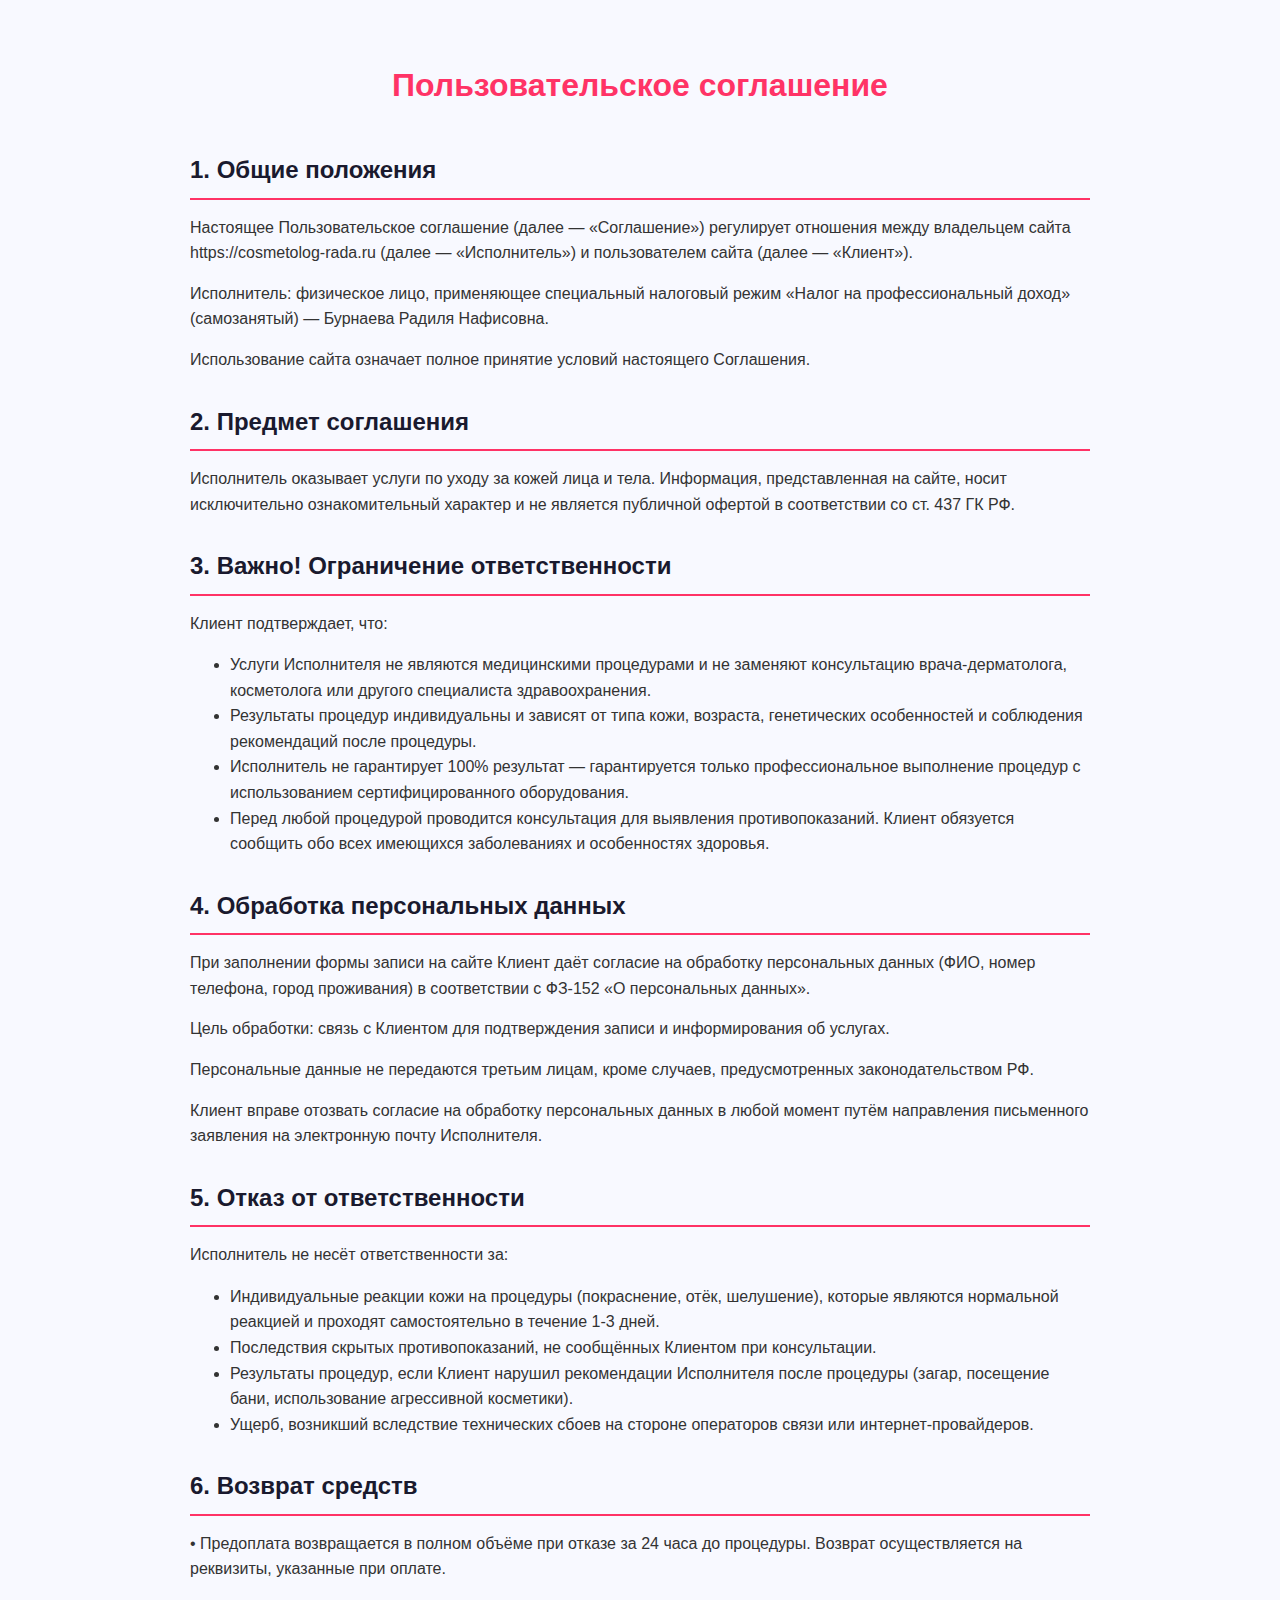
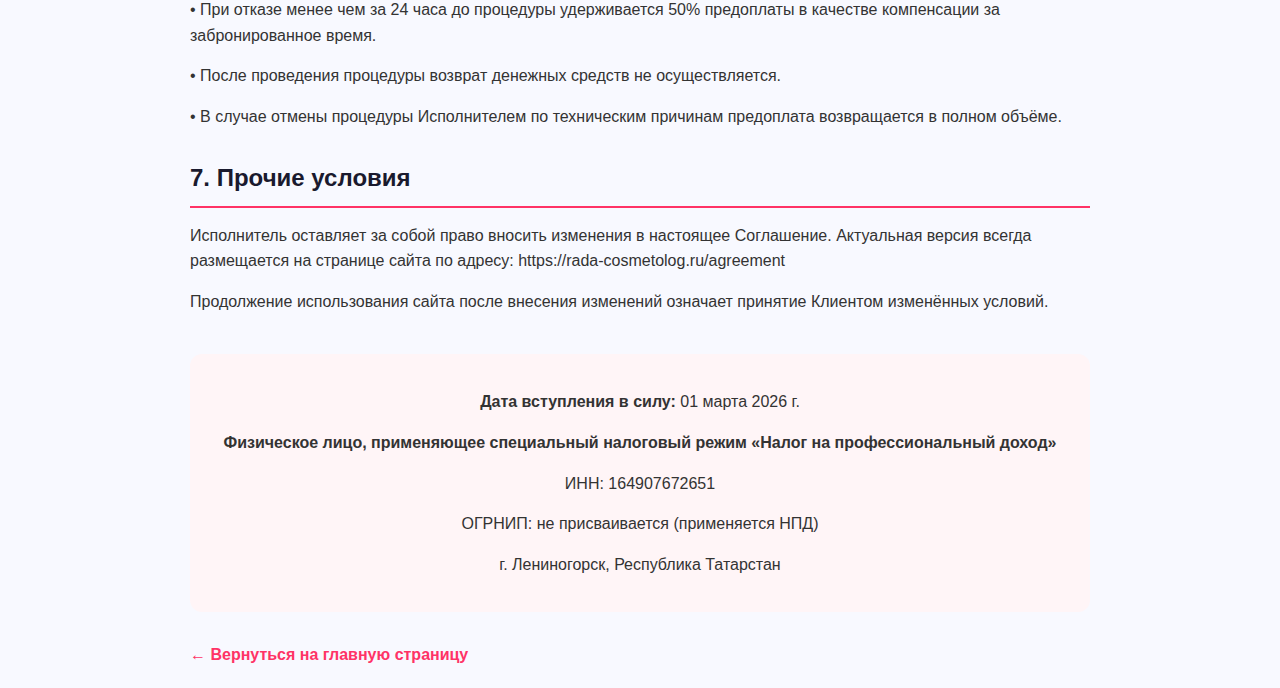
<file: agreement.html>
<!DOCTYPE html>
<html lang="ru">
<head>
    <meta charset="UTF-8">
    <meta name="viewport" content="width=device-width, initial-scale=1.0">
    <title>Пользовательское соглашение — Студия «Точка Красоты»</title>
    <meta name="description" content="Пользовательское соглашение студии эстетики «Точка Красоты». Условия использования сайта и услуг.">
    <link rel="canonical" href="https://cosmetolog-rada.ru/agreement">
    <style>
        body {
            font-family: -apple-system, BlinkMacSystemFont, 'Segoe UI', Roboto, sans-serif;
            line-height: 1.6;
            color: #333;
            background: #f8f9ff;
            padding: 20px;
            max-width: 900px;
            margin: 0 auto;
        }
        h1 {
            color: #ff3366;
            text-align: center;
            margin: 40px 0;
            font-size: 32px;
        }
        h2 {
            color: #1a1a2e;
            margin: 30px 0 15px;
            padding-bottom: 8px;
            border-bottom: 2px solid #ff3366;
        }
        p {
            margin: 15px 0;
        }
        .agreement-signature {
            margin-top: 40px;
            padding: 20px;
            background: #fff5f7;
            border-radius: 12px;
            text-align: center;
        }
        .back-link {
            display: inline-block;
            margin-top: 30px;
            color: #ff3366;
            text-decoration: none;
            font-weight: 600;
        }
        .back-link:hover {
            text-decoration: underline;
        }
    </style>
</head>
<body>
    <h1>Пользовательское соглашение</h1>

    <h2>1. Общие положения</h2>
    <p>Настоящее Пользовательское соглашение (далее — «Соглашение») регулирует отношения между владельцем сайта https://cosmetolog-rada.ru (далее — «Исполнитель») и пользователем сайта (далее — «Клиент»).</p>
    <p>Исполнитель: физическое лицо, применяющее специальный налоговый режим «Налог на профессиональный доход» (самозанятый) — Бурнаева Радиля Нафисовна.</p>
    <p>Использование сайта означает полное принятие условий настоящего Соглашения.</p>
    
    <h2>2. Предмет соглашения</h2>
    <p>Исполнитель оказывает услуги по уходу за кожей лица и тела. Информация, представленная на сайте, носит исключительно ознакомительный характер и не является публичной офертой в соответствии со ст. 437 ГК РФ.</p>
    
    <h2>3. Важно! Ограничение ответственности</h2>
    <p>Клиент подтверждает, что:</p>
    <ul>
        <li>Услуги Исполнителя не являются медицинскими процедурами и не заменяют консультацию врача-дерматолога, косметолога или другого специалиста здравоохранения.</li>
        <li>Результаты процедур индивидуальны и зависят от типа кожи, возраста, генетических особенностей и соблюдения рекомендаций после процедуры.</li>
        <li>Исполнитель не гарантирует 100% результат — гарантируется только профессиональное выполнение процедур с использованием сертифицированного оборудования.</li>
        <li>Перед любой процедурой проводится консультация для выявления противопоказаний. Клиент обязуется сообщить обо всех имеющихся заболеваниях и особенностях здоровья.</li>
    </ul>
    
    <h2>4. Обработка персональных данных</h2>
    <p>При заполнении формы записи на сайте Клиент даёт согласие на обработку персональных данных (ФИО, номер телефона, город проживания) в соответствии с ФЗ-152 «О персональных данных».</p>
    <p>Цель обработки: связь с Клиентом для подтверждения записи и информирования об услугах.</p>
    <p>Персональные данные не передаются третьим лицам, кроме случаев, предусмотренных законодательством РФ.</p>
    <p>Клиент вправе отозвать согласие на обработку персональных данных в любой момент путём направления письменного заявления на электронную почту Исполнителя.</p>
    
    <h2>5. Отказ от ответственности</h2>
    <p>Исполнитель не несёт ответственности за:</p>
    <ul>
        <li>Индивидуальные реакции кожи на процедуры (покраснение, отёк, шелушение), которые являются нормальной реакцией и проходят самостоятельно в течение 1-3 дней.</li>
        <li>Последствия скрытых противопоказаний, не сообщённых Клиентом при консультации.</li>
        <li>Результаты процедур, если Клиент нарушил рекомендации Исполнителя после процедуры (загар, посещение бани, использование агрессивной косметики).</li>
        <li>Ущерб, возникший вследствие технических сбоев на стороне операторов связи или интернет-провайдеров.</li>
    </ul>
    
    <h2>6. Возврат средств</h2>
    <p>• Предоплата возвращается в полном объёме при отказе за 24 часа до процедуры. Возврат осуществляется на реквизиты, указанные при оплате.</p>
    <p>• При отказе менее чем за 24 часа до процедуры удерживается 50% предоплаты в качестве компенсации за забронированное время.</p>
    <p>• После проведения процедуры возврат денежных средств не осуществляется.</p>
    <p>• В случае отмены процедуры Исполнителем по техническим причинам предоплата возвращается в полном объёме.</p>
    
    <h2>7. Прочие условия</h2>
    <p>Исполнитель оставляет за собой право вносить изменения в настоящее Соглашение. Актуальная версия всегда размещается на странице сайта по адресу: https://rada-cosmetolog.ru/agreement</p>
    <p>Продолжение использования сайта после внесения изменений означает принятие Клиентом изменённых условий.</p>
    
    <div class="agreement-signature">
        <p><strong>Дата вступления в силу:</strong> 01 марта 2026 г.</p>
        <p><strong>Физическое лицо, применяющее специальный налоговый режим «Налог на профессиональный доход»</strong></p>
        <p>ИНН: 164907672651</p>
        <p>ОГРНИП: не присваивается (применяется НПД)</p>
        <p>г. Лениногорск, Республика Татарстан</p>
    </div>
    
    <a href="/" class="back-link">← Вернуться на главную страницу</a>
</body>
</html>
</file>
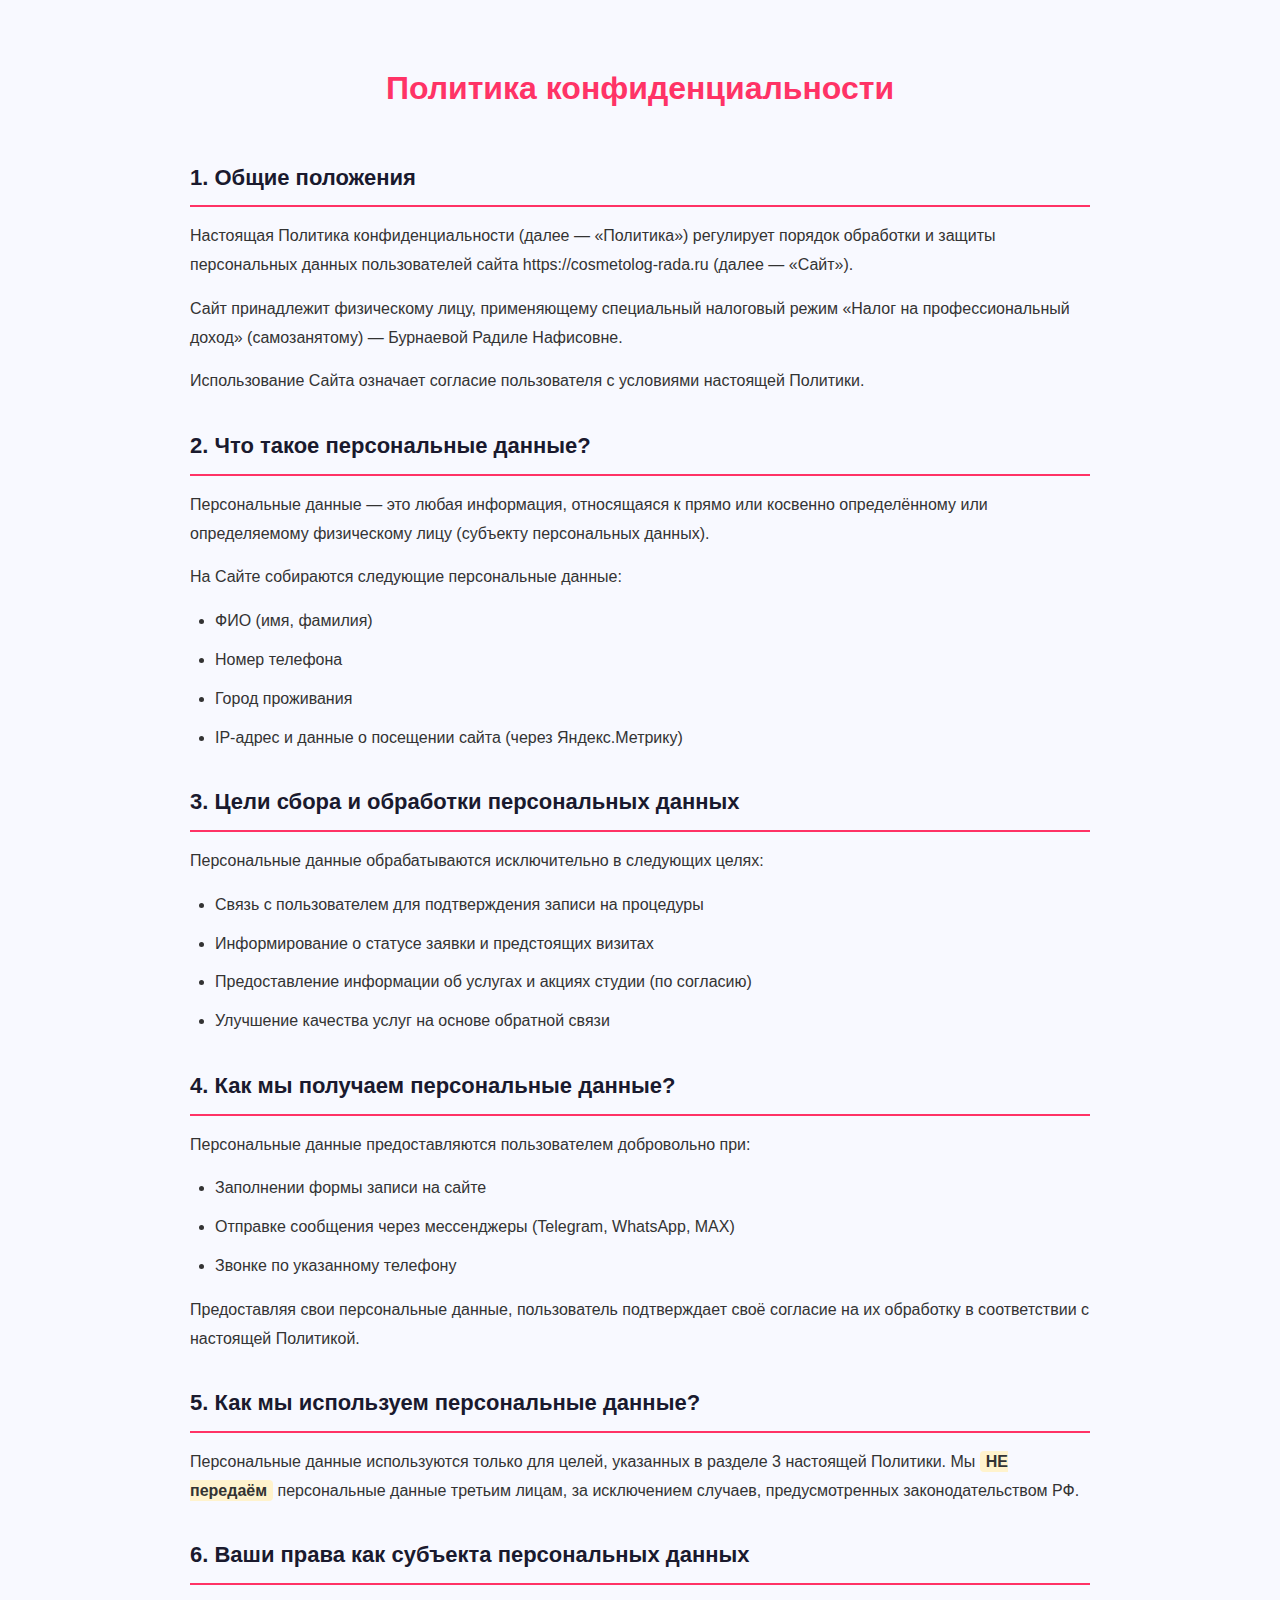
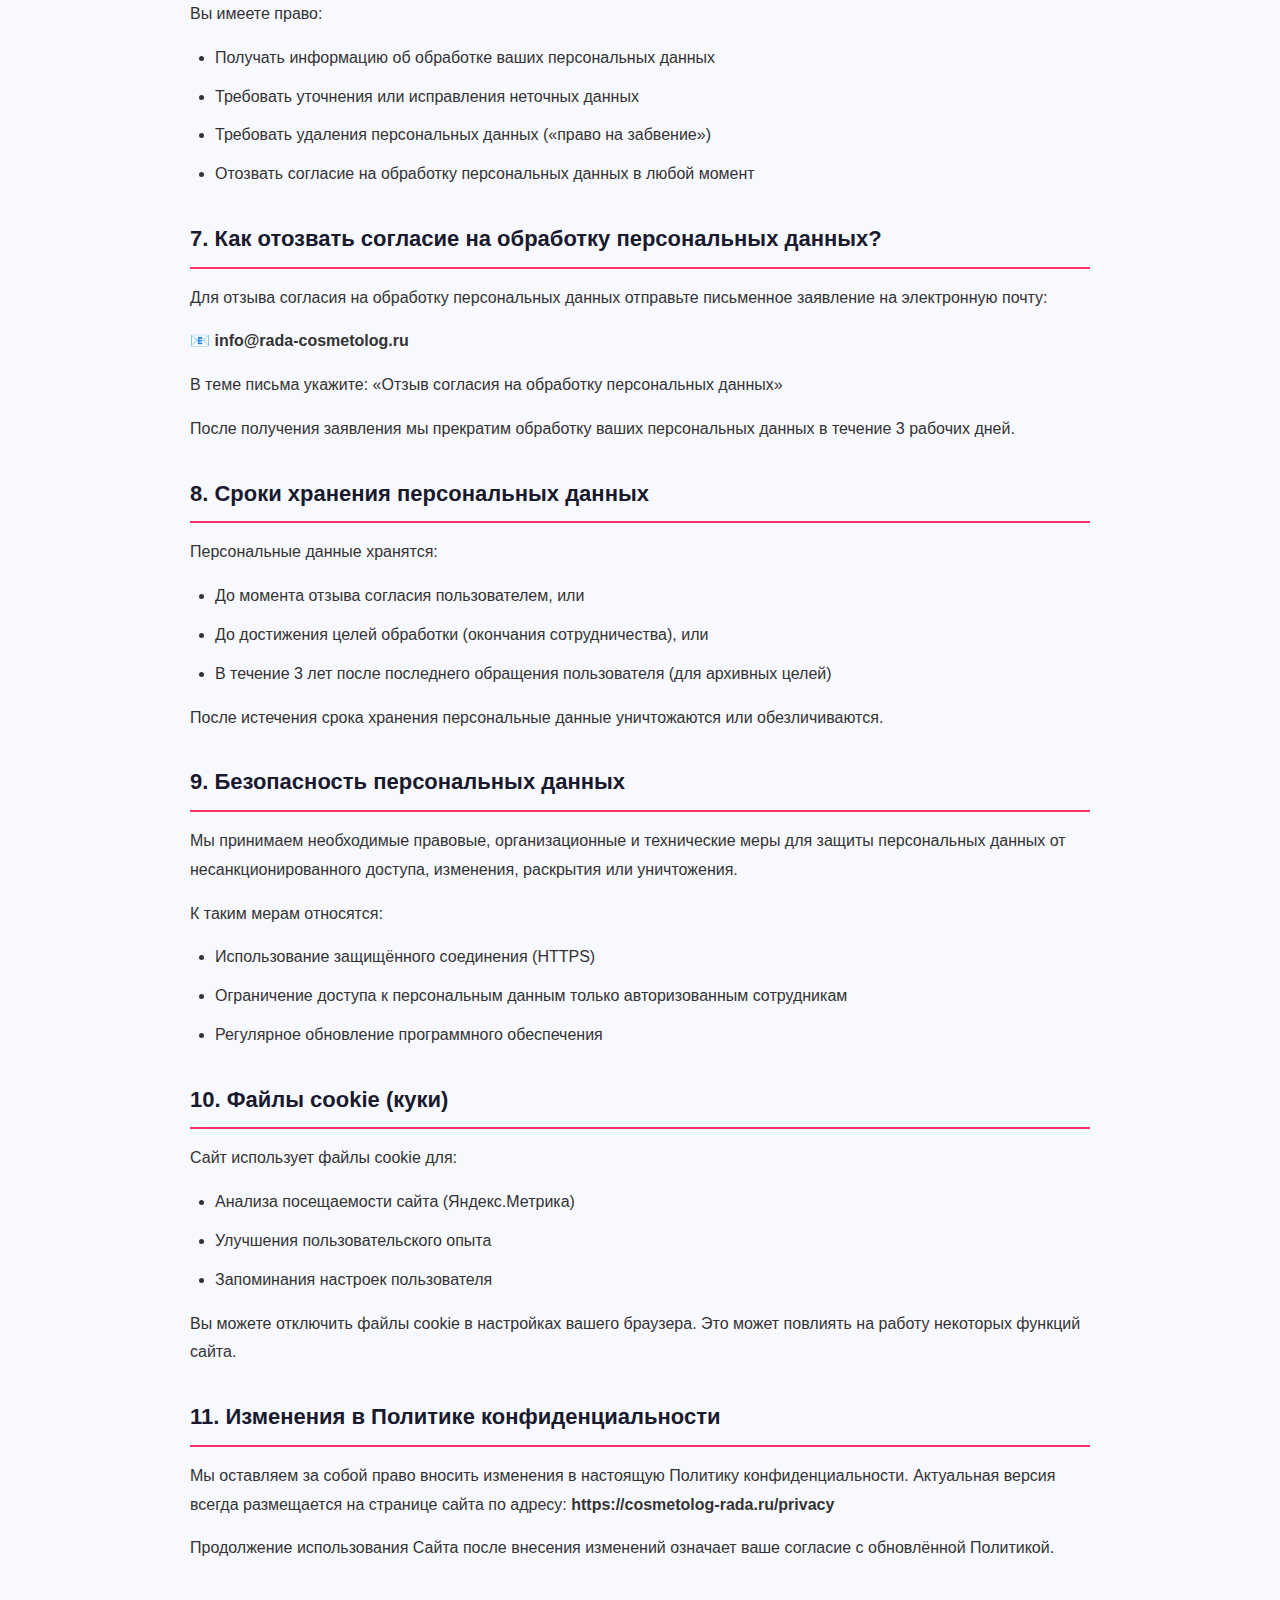
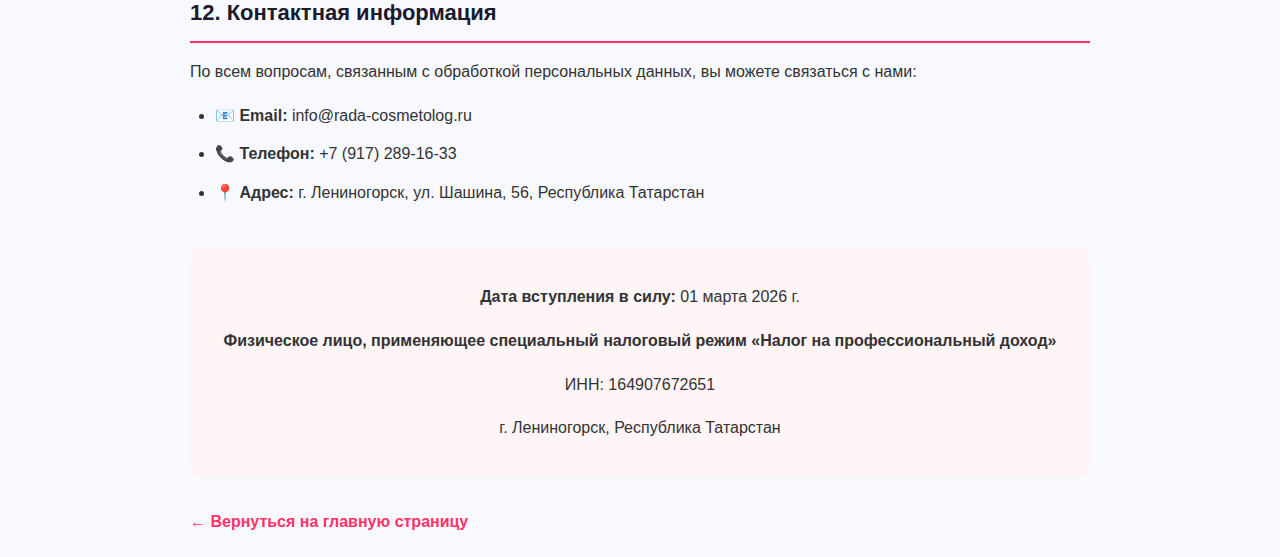
<file: privacy.html>
<!DOCTYPE html>
<html lang="ru">
<head>
    <meta charset="UTF-8">
    <meta name="viewport" content="width=device-width, initial-scale=1.0">
    <title>Политика конфиденциальности — Студия «Точка Красоты»</title>
    <meta name="description" content="Политика конфиденциальности студии эстетики «Точка Красоты». Обработка персональных данных клиентов.">
    <link rel="canonical" href="https://cosmetolog-rada.ru/privacy">
    <style>
        body {
            font-family: -apple-system, BlinkMacSystemFont, 'Segoe UI', Roboto, sans-serif;
            line-height: 1.8;
            color: #333;
            background: #f8f9ff;
            padding: 20px;
            max-width: 900px;
            margin: 0 auto;
        }
        h1 {
            color: #ff3366;
            text-align: center;
            margin: 40px 0;
            font-size: 32px;
        }
        h2 {
            color: #1a1a2e;
            margin: 30px 0 15px;
            padding-bottom: 8px;
            border-bottom: 2px solid #ff3366;
            font-size: 22px;
        }
        p {
            margin: 15px 0;
            font-size: 16px;
        }
        ul {
            margin: 15px 0;
            padding-left: 25px;
        }
        li {
            margin-bottom: 10px;
            font-size: 16px;
        }
        .privacy-signature {
            margin-top: 40px;
            padding: 20px;
            background: #fff5f7;
            border-radius: 12px;
            text-align: center;
        }
        .back-link {
            display: inline-block;
            margin-top: 30px;
            color: #ff3366;
            text-decoration: none;
            font-weight: 600;
            font-size: 16px;
        }
        .back-link:hover {
            text-decoration: underline;
        }
        .highlight {
            background: #fff3cd;
            padding: 2px 6px;
            border-radius: 4px;
            font-weight: 600;
        }
    </style>
</head>
<body>
    <h1>Политика конфиденциальности</h1>

    <h2>1. Общие положения</h2>
    <p>Настоящая Политика конфиденциальности (далее — «Политика») регулирует порядок обработки и защиты персональных данных пользователей сайта https://cosmetolog-rada.ru (далее — «Сайт»).</p>
    <p>Сайт принадлежит физическому лицу, применяющему специальный налоговый режим «Налог на профессиональный доход» (самозанятому) — Бурнаевой Радиле Нафисовне.</p>
    <p>Использование Сайта означает согласие пользователя с условиями настоящей Политики.</p>
    
    <h2>2. Что такое персональные данные?</h2>
    <p>Персональные данные — это любая информация, относящаяся к прямо или косвенно определённому или определяемому физическому лицу (субъекту персональных данных).</p>
    <p>На Сайте собираются следующие персональные данные:</p>
    <ul>
        <li>ФИО (имя, фамилия)</li>
        <li>Номер телефона</li>
        <li>Город проживания</li>
        <li>IP-адрес и данные о посещении сайта (через Яндекс.Метрику)</li>
    </ul>
    
    <h2>3. Цели сбора и обработки персональных данных</h2>
    <p>Персональные данные обрабатываются исключительно в следующих целях:</p>
    <ul>
        <li>Связь с пользователем для подтверждения записи на процедуры</li>
        <li>Информирование о статусе заявки и предстоящих визитах</li>
        <li>Предоставление информации об услугах и акциях студии (по согласию)</li>
        <li>Улучшение качества услуг на основе обратной связи</li>
    </ul>
    
    <h2>4. Как мы получаем персональные данные?</h2>
    <p>Персональные данные предоставляются пользователем добровольно при:</p>
    <ul>
        <li>Заполнении формы записи на сайте</li>
        <li>Отправке сообщения через мессенджеры (Telegram, WhatsApp, MAX)</li>
        <li>Звонке по указанному телефону</li>
    </ul>
    <p>Предоставляя свои персональные данные, пользователь подтверждает своё согласие на их обработку в соответствии с настоящей Политикой.</p>
    
    <h2>5. Как мы используем персональные данные?</h2>
    <p>Персональные данные используются только для целей, указанных в разделе 3 настоящей Политики. Мы <span class="highlight">НЕ передаём</span> персональные данные третьим лицам, за исключением случаев, предусмотренных законодательством РФ.</p>
    
    <h2>6. Ваши права как субъекта персональных данных</h2>
    <p>Вы имеете право:</p>
    <ul>
        <li>Получать информацию об обработке ваших персональных данных</li>
        <li>Требовать уточнения или исправления неточных данных</li>
        <li>Требовать удаления персональных данных («право на забвение»)</li>
        <li>Отозвать согласие на обработку персональных данных в любой момент</li>
    </ul>
    
    <h2>7. Как отозвать согласие на обработку персональных данных?</h2>
    <p>Для отзыва согласия на обработку персональных данных отправьте письменное заявление на электронную почту:</p>
    <p><strong>📧 info@rada-cosmetolog.ru</strong></p>
    <p>В теме письма укажите: «Отзыв согласия на обработку персональных данных»</p>
    <p>После получения заявления мы прекратим обработку ваших персональных данных в течение 3 рабочих дней.</p>
    
    <h2>8. Сроки хранения персональных данных</h2>
    <p>Персональные данные хранятся:</p>
    <ul>
        <li>До момента отзыва согласия пользователем, или</li>
        <li>До достижения целей обработки (окончания сотрудничества), или</li>
        <li>В течение 3 лет после последнего обращения пользователя (для архивных целей)</li>
    </ul>
    <p>После истечения срока хранения персональные данные уничтожаются или обезличиваются.</p>
    
    <h2>9. Безопасность персональных данных</h2>
    <p>Мы принимаем необходимые правовые, организационные и технические меры для защиты персональных данных от несанкционированного доступа, изменения, раскрытия или уничтожения.</p>
    <p>К таким мерам относятся:</p>
    <ul>
        <li>Использование защищённого соединения (HTTPS)</li>
        <li>Ограничение доступа к персональным данным только авторизованным сотрудникам</li>
        <li>Регулярное обновление программного обеспечения</li>
    </ul>
    
    <h2>10. Файлы cookie (куки)</h2>
    <p>Сайт использует файлы cookie для:</p>
    <ul>
        <li>Анализа посещаемости сайта (Яндекс.Метрика)</li>
        <li>Улучшения пользовательского опыта</li>
        <li>Запоминания настроек пользователя</li>
    </ul>
    <p>Вы можете отключить файлы cookie в настройках вашего браузера. Это может повлиять на работу некоторых функций сайта.</p>
    
    <h2>11. Изменения в Политике конфиденциальности</h2>
    <p>Мы оставляем за собой право вносить изменения в настоящую Политику конфиденциальности. Актуальная версия всегда размещается на странице сайта по адресу: <strong>https://cosmetolog-rada.ru/privacy</strong></p>
    <p>Продолжение использования Сайта после внесения изменений означает ваше согласие с обновлённой Политикой.</p>
    
    <h2>12. Контактная информация</h2>
    <p>По всем вопросам, связанным с обработкой персональных данных, вы можете связаться с нами:</p>
    <ul>
        <li><strong>📧 Email:</strong> info@rada-cosmetolog.ru</li>
        <li><strong>📞 Телефон:</strong> +7 (917) 289-16-33</li>
        <li><strong>📍 Адрес:</strong> г. Лениногорск, ул. Шашина, 56, Республика Татарстан</li>
    </ul>
    
    <div class="privacy-signature">
        <p><strong>Дата вступления в силу:</strong> 01 марта 2026 г.</p>
        <p><strong>Физическое лицо, применяющее специальный налоговый режим «Налог на профессиональный доход»</strong></p>
        <p>ИНН: 164907672651</p>
        <p>г. Лениногорск, Республика Татарстан</p>
    </div>
    
    <a href="/" class="back-link">← Вернуться на главную страницу</a>
</body>
</html>
</file>
<file: style.css>
/* 🎨 Сброс стилей и базовые настройки */
* {
    margin: 0;
    padding: 0;
    box-sizing: border-box;
}

:root {
    --primary: #ff3366;
    --primary-dark: #e6004d;
    --secondary: #6c5ce7;
    --dark: #2d3436;
    --light: #f8f9fa;
    --gray: #636e72;
    --light-gray: #dfe6e9;
    --white: #ffffff;
    --shadow: 0 4px 20px rgba(0, 0, 0, 0.08);
    --shadow-hover: 0 8px 30px rgba(0, 0, 0, 0.12);
    --transition: all 0.3s ease;
    --radius: 12px;
    --radius-lg: 20px;
    --container-width: 1200px;
}

body {
    font-family: 'Inter', -apple-system, BlinkMacSystemFont, 'Segoe UI', Roboto, sans-serif;
    font-size: 16px;
    line-height: 1.6;
    color: var(--dark);
    background: var(--white);
    overflow-x: hidden;
}


/* .container {
    width: 100%;
    max-width: var(--container-width);
    margin: 0 auto;
    padding: 0 15px;
}

/* 📱 Адаптивная сетка */
/* @media (max-width: 768px) {
    :root {
        --container-width: 100%;
    }
    .container {
        padding: 0 15px;
    }
} */ */ */

.container {
    width: 100%;
    max-width: var(--container-width);
    margin: 0 auto;
    padding: 0 15px;
}

@media (max-width: 768px) {
    .container {
        padding: 0 10px;
    }
}

/* 🎯 Header */
.header {
    position: fixed;
    top: 0;
    left: 0;
    width: 100%;
    background: rgba(255, 255, 255, 0.95);
    backdrop-filter: blur(10px);
    z-index: 1000;
    box-shadow: var(--shadow);
    transition: var(--transition);
}

.header.scrolled {
    padding: 10px 0;
    background: var(--white);
}

.header-content {
    display: flex;
    justify-content: space-between;
    align-items: center;
    padding: 20px 0;
}

.logo {
    display: flex;
    align-items: center;
    gap: 10px;
    font-weight: 700;
    font-size: 24px;
    color: var(--primary);
    text-decoration: none;
}

.logo-icon {
    font-size: 28px;
}

.logo-text {
    font-size: 20px;
}

.nav-list {
    display: flex;
    gap: 30px;
    list-style: none;
}

.nav-link {
    text-decoration: none;
    color: var(--dark);
    font-weight: 500;
    transition: var(--transition);
    position: relative;
    padding: 5px 0;
}

.nav-link:hover,
.nav-link:focus {
    color: var(--primary);
}

.nav-link::after {
    content: '';
    position: absolute;
    bottom: 0;
    left: 0;
    width: 0;
    height: 2px;
    background: var(--primary);
    transition: var(--transition);
}

.nav-link:hover::after {
    width: 100%;
}

.btn-primary {
    background: linear-gradient(135deg, var(--primary), var(--secondary));
    color: var(--white);
    border: none;
    padding: 12px 30px;
    border-radius: 50px;
    font-weight: 600;
    transition: var(--transition);
    box-shadow: 0 4px 15px rgba(255, 51, 102, 0.3);
}

.btn-primary:hover {
    transform: translateY(-2px);
    box-shadow: 0 6px 20px rgba(255, 51, 102, 0.4);
}

.btn-outline {
    background: transparent;
    color: var(--primary);
    border: 2px solid var(--primary);
    padding: 10px 25px;
    border-radius: 50px;
    font-weight: 600;
    transition: var(--transition);
}

.btn-outline:hover {
    background: var(--primary);
    color: var(--white);
    transform: translateY(-2px);
}

.burger-menu {
    display: none;
    flex-direction: column;
    gap: 5px;
    background: none;
    border: none;
    cursor: pointer;
    padding: 10px;
}

.burger-menu span {
    display: block;
    width: 25px;
    height: 3px;
    background: var(--dark);
    border-radius: 3px;
    transition: var(--transition);
}

/* 🏆 Hero секция */
.hero {
    padding: 180px 0 100px;
    background: linear-gradient(135deg, #fff5f7 0%, #f8f9ff 100%);
    position: relative;
    overflow: hidden;
}

.hero::before {
    content: '';
    position: absolute;
    top: -50%;
    right: -20%;
    width: 600px;
    height: 600px;
    background: radial-gradient(circle, rgba(255, 51, 102, 0.1) 0%, transparent 70%);
    border-radius: 50%;
    z-index: 0;
}

.hero-content {
    display: grid;
    grid-template-columns: 1fr 1fr;
    gap: 60px;
    align-items: center;
    position: relative;
    z-index: 1;
}

.hero-title {
    font-size: 48px;
    font-weight: 700;
    line-height: 1.2;
    margin-bottom: 20px;
    background: linear-gradient(135deg, var(--primary) 0%, var(--secondary) 100%);
    -webkit-background-clip: text;
    -webkit-text-fill-color: transparent;
    background-clip: text;
}

.hero-subtitle {
    display: block;
    font-size: 24px;
    font-weight: 600;
    color: var(--dark);
    margin-top: 10px;
}

.hero-desc {
    font-size: 18px;
    color: var(--gray);
    margin-bottom: 40px;
    max-width: 500px;
}

.hero-cta {
    display: flex;
    gap: 20px;
    margin-bottom: 50px;
}

.hero-trust {
    display: flex;
    gap: 40px;
}

.trust-item {
    text-align: center;
}

.trust-number {
    display: block;
    font-size: 32px;
    font-weight: 700;
    color: var(--primary);
    margin-bottom: 5px;
}

.trust-label {
    font-size: 14px;
    color: var(--gray);
}

.hero-image {
    position: relative;
}

.hero-img-wrapper {
    position: relative;
    border-radius: var(--radius-lg);
    overflow: hidden;
    box-shadow: var(--shadow-hover);
    transform: rotate(-2deg);
    transition: var(--transition);
}

.hero-img-wrapper:hover {
    transform: rotate(0);
}

.hero-img {
    width: 100%;
    height: auto;
    display: block;
    transition: var(--transition);
}

.hero-badge {
    position: absolute;
    bottom: 20px;
    left: 20px;
    background: rgba(255, 255, 255, 0.95);
    backdrop-filter: blur(10px);
    padding: 12px 20px;
    border-radius: 50px;
    font-weight: 600;
    color: var(--dark);
    display: flex;
    align-items: center;
    gap: 8px;
    box-shadow: var(--shadow);
}

/* 📋 Услуги */
.services {
    padding: 100px 0;
    background: var(--white);
}

.section-header {
    text-align: center;
    margin-bottom: 60px;
}

.section-title {
    font-size: 42px;
    font-weight: 700;
    margin-bottom: 15px;
    color: var(--dark);
}

.section-subtitle {
    font-size: 18px;
    color: var(--gray);
    max-width: 600px;
    margin: 0 auto;
}

.services-grid {
    display: grid;
    grid-template-columns: repeat(auto-fit, minmax(300px, 1fr));
    gap: 30px;
    margin-bottom: 50px;
}

.service-card {
    background: var(--white);
    border-radius: var(--radius);
    padding: 35px 30px;
    text-align: center;
    box-shadow: var(--shadow);
    transition: var(--transition);
    border: 2px solid transparent;
}

.service-card:hover {
    transform: translateY(-10px);
    box-shadow: var(--shadow-hover);
    border-color: var(--light-gray);
}

.service-icon {
    font-size: 48px;
    margin-bottom: 20px;
}

.service-title {
    font-size: 24px;
    font-weight: 600;
    margin-bottom: 15px;
    color: var(--dark);
}

.service-desc {
    color: var(--gray);
    margin-bottom: 20px;
    min-height: 80px;
}

.service-price {
    font-size: 24px;
    font-weight: 700;
    color: var(--primary);
    margin-bottom: 20px;
}

.service-btn {
    width: 100%;
}

.services-cta {
    text-align: center;
    padding: 40px;
    background: linear-gradient(135deg, #fff5f7 0%, #f8f9ff 100%);
    border-radius: var(--radius-lg);
}

.services-cta p {
    font-size: 20px;
    font-weight: 600;
    margin-bottom: 20px;
    color: var(--dark);
}

/* 👩‍⚕️ Обо мне */
.about {
    padding: 100px 0;
    background: linear-gradient(135deg, #f8f9ff 0%, #ffffff 100%);
}

.about-content {
    display: grid;
    grid-template-columns: 1fr 1fr;
    gap: 60px;
    align-items: center;
}

.about-image {
    position: relative;
}

.about-img {
    width: 100%;
    border-radius: var(--radius-lg);
    box-shadow: var(--shadow-hover);
}

.about-stats {
    position: absolute;
    bottom: -30px;
    left: 0;
    display: flex;
    gap: 20px;
    background: var(--white);
    padding: 20px 30px;
    border-radius: var(--radius);
    box-shadow: var(--shadow);
}

.stat-item {
    text-align: center;
}

.stat-number {
    display: block;
    font-size: 32px;
    font-weight: 700;
    color: var(--primary);
    margin-bottom: 5px;
}

.stat-label {
    font-size: 14px;
    color: var(--gray);
}

.about-text {
    display: flex;
    flex-direction: column;
    gap: 20px;
}

.about-title {
    font-size: 42px;
    font-weight: 700;
    margin-bottom: 20px;
    color: var(--dark);
}

.about-desc {
    font-size: 18px;
    color: var(--gray);
    line-height: 1.8;
}

.about-highlights {
    display: flex;
    flex-direction: column;
    gap: 15px;
}

.highlight-item {
    display: flex;
    align-items: flex-start;
    gap: 15px;
    font-size: 16px;
    color: var(--dark);
}

.highlight-icon {
    font-size: 24px;
    color: var(--primary);
    font-weight: 700;
}

.about-links {
    display: flex;
    gap: 20px;
    margin-top: 20px;
}

.btn-icon {
    margin-right: 8px;
    font-size: 18px;
}

/* 🖼️ Галерея */
/* .gallery {
    padding: 100px 0;
    background: var(--white);
}

.gallery-grid {
    display: grid;
    grid-template-columns: repeat(auto-fit, minmax(280px, 1fr));
    gap: 20px;
    margin-bottom: 40px;
}

.gallery-item {
    position: relative;
    border-radius: var(--radius);
    overflow: hidden;
    box-shadow: var(--shadow);
    transition: var(--transition);
    cursor: pointer;
}

.gallery-item:hover {
    transform: scale(1.05);
    box-shadow: var(--shadow-hover);
}

.gallery-img {
    width: 100%;
    height: 400px;
    object-fit: cover;
    display: block;
    transition: var(--transition);
}

.gallery-item:hover .gallery-img {
    transform: scale(1.1);
}

.gallery-overlay {
    position: absolute;
    bottom: 0;
    left: 0;
    right: 0;
    background: rgba(0, 0, 0, 0.7);
    color: var(--white);
    padding: 20px;
    transform: translateY(100%);
    transition: var(--transition);
}

.gallery-item:hover .gallery-overlay {
    transform: translateY(0);
}

.gallery-label {
    font-weight: 600;
    font-size: 18px;
}

.gallery-footer {
    text-align: center;
    margin-top: 40px;
} */

.link-instagram {
    color: var(--primary);
    text-decoration: none;
    font-weight: 600;
    transition: var(--transition);
}

.link-instagram:hover {
    text-decoration: underline;
}

/* 💬 Отзывы */
.reviews {
    padding: 100px 0;
    background: linear-gradient(135deg, #fff5f7 0%, #f8f9ff 100%);
}

.reviews-slider {
    display: grid;
    grid-template-columns: repeat(auto-fit, minmax(350px, 1fr));
    gap: 30px;
    max-width: 1200px;
    margin: 0 auto;
}

.review-card {
    background: var(--white);
    border-radius: var(--radius);
    padding: 30px;
    box-shadow: var(--shadow);
    transition: var(--transition);
}

.review-card:hover {
    transform: translateY(-5px);
    box-shadow: var(--shadow-hover);
}

.review-header {
    display: flex;
    align-items: center;
    gap: 15px;
    margin-bottom: 20px;
}

.review-avatar {
    width: 50px;
    height: 50px;
    border-radius: 50%;
    background: linear-gradient(135deg, var(--primary), var(--secondary));
    color: var(--white);
    display: flex;
    align-items: center;
    justify-content: center;
    font-weight: 700;
    font-size: 20px;
}

.review-info {
    flex: 1;
}

.review-name {
    font-weight: 600;
    font-size: 18px;
    color: var(--dark);
    margin-bottom: 5px;
}

.review-city {
    font-size: 14px;
    color: var(--gray);
}

.review-rating {
    color: #ffc107;
    font-size: 18px;
}

.review-text {
    font-size: 16px;
    color: var(--gray);
    line-height: 1.8;
    font-style: italic;
}

/* 📍 Контакты */
.contact {
    padding: 100px 0;
    background: var(--white);
}

.contact-content {
    display: grid;
    grid-template-columns: 1fr 1fr;
    gap: 60px;
}

.contact-title {
    font-size: 42px;
    font-weight: 700;
    margin-bottom: 20px;
    color: var(--dark);
}

.contact-desc {
    font-size: 18px;
    color: var(--gray);
    margin-bottom: 40px;
    line-height: 1.8;
}

.contact-details {
    display: flex;
    flex-direction: column;
    gap: 30px;
    margin-bottom: 40px;
}

.contact-item {
    display: flex;
    gap: 20px;
}

.contact-icon {
    font-size: 32px;
    min-width: 40px;
}

.contact-label {
    font-weight: 600;
    margin-bottom: 5px;
    color: var(--dark);
}

.contact-text {
    color: var(--gray);
    line-height: 1.8;
}

.contact-link {
    color: var(--primary);
    text-decoration: none;
    transition: var(--transition);
    display: block;
    margin-bottom: 5px;
}

.contact-link:hover {
    text-decoration: underline;
}

.instagram-link::before {
    content: '📷 ';
}

.contact-map {
    border-radius: var(--radius);
    overflow: hidden;
    box-shadow: var(--shadow);
}

.contact-form-wrapper {
    background: var(--white);
    padding: 40px;
    border-radius: var(--radius-lg);
    box-shadow: var(--shadow-hover);
    position: sticky;
    top: 100px;
}

.contact-form {
    display: flex;
    flex-direction: column;
    gap: 20px;
}

.form-group {
    display: flex;
    flex-direction: column;
    gap: 8px;
}

.form-group label {
    font-weight: 500;
    color: var(--dark);
}

.form-group input,
.form-group select,
.form-group textarea {
    padding: 15px;
    border: 2px solid var(--light-gray);
    border-radius: var(--radius);
    font-size: 16px;
    font-family: inherit;
    transition: var(--transition);
}

.form-group input:focus,
.form-group select:focus,
.form-group textarea:focus {
    outline: none;
    border-color: var(--primary);
    box-shadow: 0 0 0 3px rgba(255, 51, 102, 0.1);
}

.form-group textarea {
    resize: vertical;
    min-height: 100px;
}

.form-checkbox {
    display: flex;
    align-items: flex-start;
    gap: 10px;
    margin-top: 10px;
}

.form-checkbox input {
    margin-top: 4px;
    cursor: pointer;
}

.form-checkbox label {
    font-size: 14px;
    color: var(--gray);
    cursor: pointer;
}

.btn-block {
    width: 100%;
    margin-top: 10px;
}

.btn-large {
    padding: 16px 40px;
    font-size: 18px;
}

.btn-loader {
    display: inline-block;
    width: 20px;
    height: 20px;
    border: 3px solid rgba(255, 255, 255, 0.3);
    border-top-color: var(--white);
    border-radius: 50%;
    animation: spin 0.8s linear infinite;
    display: none;
}

@keyframes spin {
    to { transform: rotate(360deg); }
}

.btn.loading .btn-text {
    display: none;
}

.btn.loading .btn-loader {
    display: inline-block;
}

.form-success {
    background: #d4edda;
    color: #155724;
    padding: 20px;
    border-radius: var(--radius);
    margin-top: 20px;
    display: none;
}

/* 🦶 Footer */
.footer {
    background: var(--dark);
    color: var(--white);
    padding: 60px 0 30px;
}

.footer-content {
    display: grid;
    grid-template-columns: 1fr 1fr 1fr;
    gap: 40px;
}

.footer-brand {
    display: flex;
    flex-direction: column;
    gap: 15px;
}

.footer-desc {
    color: var(--light-gray);
    font-size: 14px;
}

.footer-links {
    display: flex;
    gap: 60px;
}

.footer-column h4 {
    font-size: 18px;
    margin-bottom: 20px;
    color: var(--white);
}

.footer-link {
    display: block;
    color: var(--light-gray);
    text-decoration: none;
    margin-bottom: 10px;
    transition: var(--transition);
}

.footer-link:hover {
    color: var(--primary);
}

.footer-legal {
    display: flex;
    flex-direction: column;
    gap: 10px;
    color: var(--light-gray);
    font-size: 14px;
}

/* 📱 WhatsApp кнопка */
.whatsapp-btn {
    position: fixed;
    bottom: 30px;
    right: 30px;
    width: 60px;
    height: 60px;
    background: #25D366;
    border-radius: 50%;
    display: flex;
    align-items: center;
    justify-content: center;
    box-shadow: 0 4px 20px rgba(37, 211, 102, 0.4);
    z-index: 999;
    animation: pulse 2s infinite;
    text-decoration: none;
}

.whatsapp-icon {
    font-size: 32px;
}

@keyframes pulse {
    0%, 100% { box-shadow: 0 0 0 0 rgba(37, 211, 102, 0.4); }
    50% { box-shadow: 0 0 0 15px rgba(37, 211, 102, 0); }
}

/* 📱 Адаптивность
@media (max-width: 992px) {
    .hero-content,
    .about-content,
    .contact-content {
        grid-template-columns: 1fr;
    }
    
    .hero-image {
        order: -1;
    }
    
    .contact-form-wrapper {
        position: static;
    }
    
    .footer-content {
        grid-template-columns: 1fr 1fr;
    }
}

@media (max-width: 768px) {
    .nav-list {
        display: none;
        position: absolute;
        top: 100%;
        left: 0;
        width: 100%;
        background: var(--white);
        flex-direction: column;
        padding: 20px;
        box-shadow: 0 10px 30px rgba(0, 0, 0, 0.1);
        gap: 15px;
    }
    
    .nav-list.active {
        display: flex;
    }
    
    .burger-menu {
        display: flex;
    }
    
    .hero-title {
        font-size: 36px;
    }
    
    .hero-subtitle {
        font-size: 20px;
    }
    
    .hero-cta {
        flex-direction: column;
        gap: 15px;
    }
    
    .hero-trust {
        flex-direction: column;
        gap: 20px;
    }
    
    .section-title {
        font-size: 32px;
    }
    
    .about-title {
        font-size: 32px;
    }
    
    .contact-title {
        font-size: 32px;
    }
    
    .footer-content {
        grid-template-columns: 1fr;
    }
}

@media (max-width: 480px) {
    .hero {
        padding: 150px 0 60px;
    }
    
    .hero-title {
        font-size: 28px;
    }
    
    .hero-desc {
        font-size: 16px;
    }
    
    .services-cta p {
        font-size: 16px;
    }
    
    .gallery-grid {
        grid-template-columns: 1fr;
    }
    
    .reviews-slider {
        grid-template-columns: 1fr;
    }
} */

/* 📱 Полная адаптация для мобильных устройств */
@media (max-width: 992px) {
    .hero-content,
    .about-content,
    .contact-content {
        grid-template-columns: 1fr;
    }
    
    .hero-image {
        order: -1;
    }
    
    .contact-form-wrapper {
        position: static;
        padding: 30px 20px;
    }
    
    .footer-content {
        grid-template-columns: 1fr;
    }
    
    .hero-trust,
    .about-links,
    .contact-details {
        flex-direction: column;
        gap: 15px;
    }
}

@media (max-width: 768px) {
    /* Бургер-меню */
    .nav-list {
        display: none;
        position: absolute;
        top: 100%;
        left: 0;
        width: 100%;
        background: var(--white);
        flex-direction: column;
        padding: 20px 15px;
        box-shadow: 0 10px 30px rgba(0, 0, 0, 0.1);
        gap: 15px;
        max-width: 100%;
    }
    
    .nav-list.active {
        display: flex;
    }
    
    .burger-menu {
        display: flex;
    }
    
    /* Текст */
    .hero-title {
        font-size: 28px;
        line-height: 1.3;
    }
    
    .hero-subtitle {
        font-size: 18px;
    }
    
    .hero-desc {
        font-size: 16px;
    }
    
    /* Кнопки */
    .hero-cta {
        flex-direction: column;
        gap: 12px;
    }
    
    .hero-cta .btn {
        width: 100%;
        padding: 14px;
        font-size: 16px;
    }
    
    /* Доверие */
    .hero-trust {
        flex-direction: row;
        flex-wrap: wrap;
        gap: 20px;
        justify-content: space-between;
    }
    
    .trust-item {
        min-width: 45%;
    }
    
    /* Секции */
    .section-title {
        font-size: 28px;
    }
    
    .section-subtitle {
        font-size: 16px;
    }
    
    .about-title,
    .contact-title {
        font-size: 28px;
    }
    
    .about-desc,
    .contact-desc {
        font-size: 16px;
    }
    
    /* Футер */
    .footer-content {
        grid-template-columns: 1fr;
        gap: 30px;
    }
    
    .footer-links {
        flex-direction: column;
        gap: 30px;
    }
    
    /* Отступы контейнеров */
    .container {
        padding: 0 15px;
    }
    
    .hero,
    .services,
    .about,
    .gallery,
    .reviews,
    .contact {
        padding-left: 15px !important;
        padding-right: 15px !important;
    }
}

@media (max-width: 480px) {
    .hero {
        padding: 120px 15px 50px;
    }
    
    .hero-title {
        font-size: 24px;
    }
    
    .hero-subtitle {
        font-size: 16px;
    }
    
    .services-cta p {
        font-size: 15px;
    }
    
    .stat-item {
        min-width: 30%;
    }
    
    .review-rating {
        font-size: 16px;
    }
    
    .contact-form-wrapper {
        padding: 20px 15px;
    }
    
    .form-group input,
    .form-group select,
    .form-group textarea {
        padding: 12px 15px;
        font-size: 15px;
    }
    
    .btn-large {
        padding: 14px;
        font-size: 16px;
    }
}

/* 🚫 ФИКС: Убираем горизонтальную прокрутку */
* {
    max-width: 100%;
}

html, body {
    overflow-x: hidden;
    width: 100%;
}

/* Фикс для героя */
.hero {
    padding: 180px 0 80px;
}

@media (max-width: 768px) {
    .hero {
        padding: 150px 0 60px;
    }
}

/* Фикс для секций */
.services,
.about,
.gallery,
.reviews,
.contact {
    padding-left: 0 !important;
    padding-right: 0 !important;
}

/* Фикс для футера */
.footer {
    padding-left: 0 !important;
    padding-right: 0 !important;
}

/* Фикс для контента внутри секций */
.section-header,
.about-content,
.contact-content,
.footer-content {
    padding-left: 15px;
    padding-right: 15px;
}

@media (max-width: 768px) {
    .section-header,
    .about-content,
    .contact-content,
    .footer-content {
        padding-left: 10px;
        padding-right: 10px;
    }
}

/* Фикс для кнопок в герое */
@media (max-width: 768px) {
    .hero-cta {
        flex-direction: column;
        gap: 12px;
    }
    
    .hero-cta .btn {
        width: 100%;
    }
}

/* Фикс для доверия */
@media (max-width: 768px) {
    .hero-trust {
        flex-direction: column;
        gap: 15px;
        align-items: flex-start;
    }
}

/* Фикс для контактов */
@media (max-width: 768px) {
    .contact-item {
        flex-direction: column;
        align-items: flex-start;
        gap: 8px;
    }
    
    .contact-icon {
        align-self: flex-start;
    }
}

/* Фикс для футера */
@media (max-width: 768px) {
    .footer-content {
        grid-template-columns: 1fr;
        gap: 30px;
    }
    
    .footer-links {
        flex-direction: column;
        gap: 20px;
    }
}

.services-cta {
    text-align: center;
    padding: 30px 20px;
    background: linear-gradient(135deg, #fff5f7 0%, #f8f9ff 100%);
    border-radius: var(--radius-lg);
    display: flex;
    flex-direction: column;
    align-items: center;
    gap: 15px;
}

.services-cta p {
    font-size: 20px;
    font-weight: 600;
    margin-bottom: 0;
    color: var(--dark);
}

@media (max-width: 768px) {
    .services-cta {
        padding: 25px 15px;
    }
    
    .services-cta p {
        font-size: 18px;
        text-align: center;
    }
    
    .services-cta .btn {
        width: 100%;
        max-width: 300px;
    }
}

/* Универсальный фикс для всех кнопок */
.btn {
    display: inline-flex !important;
    align-items: center !important;
    justify-content: center !important;
    text-align: center !important;
    text-decoration: none !important;
}

/* 🔥 Акционный блок */
.promo-section {
    padding: 60px 0;
    background: linear-gradient(135deg, #fff8f9 0%, #f9f7ff 100%);
    position: relative;
    overflow: hidden;
    margin-bottom: 60px;
}

.promo-section::before {
    content: '';
    position: absolute;
    top: -50%;
    right: -20%;
    width: 400px;
    height: 400px;
    background: radial-gradient(circle, rgba(255, 51, 102, 0.08) 0%, transparent 70%);
    border-radius: 50%;
    z-index: 0;
}

.promo-content {
    max-width: 800px;
    margin: 0 auto;
    background: white;
    border-radius: var(--radius-lg);
    padding: 40px;
    box-shadow: var(--shadow-hover);
    position: relative;
    z-index: 1;
    text-align: center;
}

.promo-badge {
    display: inline-block;
    background: linear-gradient(135deg, #ff6b6b, #ee5a24);
    color: white;
    font-weight: 700;
    padding: 5px 15px;
    border-radius: 30px;
    font-size: 14px;
    margin-bottom: 15px;
    letter-spacing: 0.5px;
}

.promo-title {
    font-size: 36px;
    font-weight: 800;
    margin-bottom: 30px;
    color: var(--dark);
    line-height: 1.2;
}

.promo-title .highlight {
    background: linear-gradient(135deg, var(--primary), var(--secondary));
    -webkit-background-clip: text;
    -webkit-text-fill-color: transparent;
    background-clip: text;
}

.promo-benefits {
    display: grid;
    grid-template-columns: repeat(auto-fit, minmax(250px, 1fr));
    gap: 15px;
    margin-bottom: 35px;
}

.benefit-item {
    display: flex;
    align-items: center;
    gap: 12px;
    font-size: 18px;
    color: var(--dark);
    font-weight: 500;
    padding: 12px;
    border-radius: 12px;
    background: #fff9fa;
    transition: var(--transition);
}

.benefit-item:hover {
    transform: scale(1.03);
    background: #fff5f7;
}

.benefit-icon {
    width: 28px;
    height: 28px;
    background: linear-gradient(135deg, var(--primary), var(--secondary));
    color: white;
    border-radius: 50%;
    display: flex;
    align-items: center;
    justify-content: center;
    font-weight: 700;
    flex-shrink: 0;
}

.promo-price {
    display: flex;
    flex-direction: column;
    gap: 20px;
    margin-bottom: 30px;
    padding: 25px;
    background: #f8f9ff;
    border-radius: var(--radius);
}

.price-item {
    display: flex;
    justify-content: space-between;
    align-items: center;
    padding: 15px;
    border-radius: 12px;
    background: white;
    box-shadow: var(--shadow);
}

.price-label {
    font-size: 18px;
    font-weight: 600;
    color: var(--dark);
}

.price-value {
    font-size: 28px;
    font-weight: 800;
    color: var(--primary);
}

.price-value.free {
    color: #28a745;
}

.price-wrap {
    display: flex;
    align-items: center;
    gap: 15px;
}

.price-old {
    font-size: 24px;
    color: var(--gray);
    text-decoration: line-through;
}

.price-new {
    font-size: 36px;
    font-weight: 800;
    color: var(--primary);
}

.promo-btn {
    width: 100%;
    max-width: 400px;
    margin: 0 auto 20px;
    font-size: 20px;
    padding: 18px;
    box-shadow: 0 6px 25px rgba(255, 51, 102, 0.4);
}

.promo-note {
    color: var(--gray);
    font-size: 14px;
    font-style: italic;
    max-width: 400px;
    margin: 0 auto;
}

/* 📱 Адаптивность акции */
@media (max-width: 768px) {
    .promo-section {
        padding: 40px 0;
        margin-bottom: 40px;
    }
    
    .promo-content {
        padding: 30px 20px;
    }
    
    .promo-title {
        font-size: 28px;
    }
    
    .benefit-item {
        font-size: 16px;
        padding: 10px;
    }
    
    .benefit-icon {
        width: 24px;
        height: 24px;
        font-size: 14px;
    }
    
    .price-new {
        font-size: 30px;
    }
    
    .price-old {
        font-size: 20px;
    }
    
    .promo-btn {
        font-size: 18px;
        padding: 16px;
    }
}

@media (max-width: 480px) {
    .promo-content {
        padding: 25px 15px;
    }
    
    .promo-title {
        font-size: 24px;
    }
    
    .price-wrap {
        flex-direction: column;
        align-items: center;
        gap: 5px;
    }
    
    .price-new {
        font-size: 28px;
    }
    
    .promo-benefits {
        grid-template-columns: 1fr;
    }
}

.hero-trust {
    display: flex;
    gap: 40px;
    justify-content: center;
    flex-wrap: wrap;
}

.trust-item {
    text-align: center;
    min-width: 150px;
}

.trust-number {
    display: block;
    font-size: 32px;
    font-weight: 700;
    color: var(--primary);
    margin-bottom: 5px;
}

.trust-label {
    font-size: 14px;
    color: var(--gray);
    display: block;
}

/* 📱 Адаптивность для мобильных */
@media (max-width: 768px) {
    .hero-trust {
        gap: 20px;
        justify-content: space-around;
        padding: 0 10px;
    }
    
    .trust-item {
        min-width: auto;
        flex: 1;
        max-width: 150px;
    }
    
    .trust-number {
        font-size: 28px;
    }
    
    .trust-label {
        font-size: 13px;
    }
}

@media (max-width: 480px) {
    .hero-trust {
        flex-direction: column;
        align-items: center;
        gap: 15px;
    }
    
    .trust-item {
        width: 100%;
        max-width: 250px;
    }
}

.hero {
    padding: 160px 0 100px;
    background: linear-gradient(135deg, #fff5f7 0%, #f8f9ff 100%);
    position: relative;
    overflow: hidden;
}

.hero::before {
    content: '';
    position: absolute;
    top: -30%;
    right: -10%;
    width: 500px;
    height: 500px;
    background: radial-gradient(circle, rgba(255, 51, 102, 0.1) 0%, transparent 70%);
    border-radius: 50%;
    z-index: 0;
}

.hero-content {
    display: grid;
    grid-template-columns: 1fr 0.8fr;
    gap: 80px;
    align-items: center;
    position: relative;
    z-index: 1;
    max-width: 1100px;
    margin: 0 auto;
}

.hero-text {
    max-width: 550px;
}

.hero-title {
    font-size: 48px;
    font-weight: 700;
    line-height: 1.2;
    margin-bottom: 20px;
    background: linear-gradient(135deg, var(--primary) 0%, var(--secondary) 100%);
    -webkit-background-clip: text;
    -webkit-text-fill-color: transparent;
    background-clip: text;
}

.hero-subtitle {
    display: block;
    font-size: 24px;
    font-weight: 600;
    color: var(--dark);
    margin-top: 10px;
}

.hero-desc {
    font-size: 18px;
    color: var(--gray);
    margin-bottom: 40px;
    line-height: 1.8;
}

.hero-cta {
    display: flex;
    gap: 20px;
    margin-bottom: 50px;
}

.hero-trust {
    display: flex;
    gap: 40px;
    justify-content: center;
    flex-wrap: wrap;
}

.hero-image {
    position: relative;
    display: flex;
    justify-content: center;
}

.hero-img-wrapper {
    position: relative;
    border-radius: var(--radius-lg);
    overflow: hidden;
    box-shadow: var(--shadow-hover);
    transform: rotate(-2deg);
    transition: var(--transition);
    max-width: 450px;
    width: 100%;
}

.hero-img-wrapper:hover {
    transform: rotate(0);
}

.hero-img {
    width: 100%;
    height: auto;
    display: block;
    transition: var(--transition);
}

.hero-badge {
    position: absolute;
    bottom: 20px;
    left: 20px;
    background: rgba(255, 255, 255, 0.95);
    backdrop-filter: blur(10px);
    padding: 12px 20px;
    border-radius: 50px;
    font-weight: 600;
    color: var(--dark);
    display: flex;
    align-items: center;
    gap: 8px;
    box-shadow: var(--shadow);
}

/* 📱 Адаптивность */
@media (max-width: 992px) {
    .hero-content {
        grid-template-columns: 1fr;
        gap: 50px;
        text-align: center;
    }
    
    .hero-text {
        max-width: 100%;
        margin: 0 auto;
    }
    
    .hero-cta {
        justify-content: center;
        flex-direction: column;
    }
    
    .hero-cta .btn {
        width: 100%;
        max-width: 350px;
        margin: 0 auto;
    }
    
    .hero-trust {
        justify-content: center;
    }
    
    .hero-image {
        order: -1;
    }
}

@media (max-width: 768px) {
    .hero {
        padding: 140px 0 80px;
    }
    
    .hero-title {
        font-size: 36px;
    }
    
    .hero-subtitle {
        font-size: 20px;
    }
    
    .hero-desc {
        font-size: 16px;
    }
    
    .hero-img-wrapper {
        max-width: 400px;
    }
}

@media (max-width: 480px) {
    .hero {
        padding: 120px 0 60px;
    }
    
    .hero-title {
        font-size: 28px;
    }
    
    .hero-subtitle {
        font-size: 18px;
    }
    
    .hero-img-wrapper {
        max-width: 350px;
    }
    
    .hero-trust {
        flex-direction: column;
        align-items: center;
        gap: 15px;
    }
}

/* .gallery {
    padding: 100px 0;
    background: var(--white);
}

.gallery-grid {
    display: grid;
    grid-template-columns: repeat(3, 1fr);
    gap: 20px;
    margin-bottom: 40px;
}

.gallery-item {
    position: relative;
    border-radius: var(--radius);
    overflow: hidden;
    box-shadow: var(--shadow);
    transition: var(--transition);
    cursor: pointer;
    aspect-ratio: 3/4;
}

.gallery-item:hover {
    transform: scale(1.03);
    box-shadow: var(--shadow-hover);
}

.gallery-img {
    width: 100%;
    height: 100%;
    object-fit: cover;
    display: block;
    transition: var(--transition);
}

.gallery-item:hover .gallery-img {
    transform: scale(1.1);
}

.gallery-overlay {
    position: absolute;
    bottom: 0;
    left: 0;
    right: 0;
    background: rgba(0, 0, 0, 0.7);
    color: var(--white);
    padding: 20px;
    transform: translateY(100%);
    transition: var(--transition);
}

.gallery-item:hover .gallery-overlay {
    transform: translateY(0);
}

.gallery-label {
    font-weight: 600;
    font-size: 16px;
}

.gallery-footer {
    text-align: center;
    margin-top: 40px;
} */

.link-instagram {
    color: var(--primary);
    text-decoration: none;
    font-weight: 600;
    transition: var(--transition);
}

.link-instagram:hover {
    text-decoration: underline;
}

/* 📱 Адаптивность галереи */
@media (max-width: 992px) {
    .gallery-grid {
        grid-template-columns: repeat(2, 1fr);
    }
}

@media (max-width: 576px) {
    .gallery-grid {
        grid-template-columns: 1fr;
    }
    
    .gallery-item {
        aspect-ratio: 4/3;
    }
}

.gallery {
    padding: 100px 0;
    background: var(--white);
}

.gallery .container {
    max-width: 1000px;
}

.section-header {
    text-align: center;
    margin-bottom: 60px;
}

.section-title {
    font-size: 42px;
    font-weight: 700;
    margin-bottom: 15px;
    color: var(--dark);
}

.section-subtitle {
    font-size: 18px;
    color: var(--gray);
    max-width: 600px;
    margin: 0 auto;
}

.gallery-grid {
    display: grid;
    grid-template-columns: repeat(3, 1fr);
    gap: 16px;
    margin-bottom: 40px;
    max-width: 900px;
    margin-left: auto;
    margin-right: auto;
}

.gallery-item {
    position: relative;
    border-radius: var(--radius);
    overflow: hidden;
    box-shadow: var(--shadow);
    transition: var(--transition);
    cursor: pointer;
    aspect-ratio: 3/4;
}

.gallery-item:hover {
    transform: scale(1.05);
    box-shadow: var(--shadow-hover);
}

.gallery-img {
    width: 100%;
    height: 100%;
    object-fit: cover;
    display: block;
    transition: var(--transition);
}

.gallery-item:hover .gallery-img {
    transform: scale(1.1);
}

.gallery-overlay {
    position: absolute;
    bottom: 0;
    left: 0;
    right: 0;
    background: rgba(0, 0, 0, 0.7);
    color: var(--white);
    padding: 15px;
    transform: translateY(100%);
    transition: var(--transition);
}

.gallery-item:hover .gallery-overlay {
    transform: translateY(0);
}

.gallery-label {
    font-weight: 600;
    font-size: 14px;
    line-height: 1.4;
}

.gallery-footer {
    text-align: center;
    margin-top: 40px;
    max-width: 600px;
    margin-left: auto;
    margin-right: auto;
}

.link-instagram {
    color: var(--primary);
    text-decoration: none;
    font-weight: 600;
    transition: var(--transition);
}

.link-instagram:hover {
    text-decoration: underline;
}

/* 📱 Адаптивность галереи */
@media (max-width: 992px) {
    .gallery .container {
        max-width: 100%;
    }
    
    .gallery-grid {
        grid-template-columns: repeat(2, 1fr);
        max-width: 100%;
        gap: 15px;
    }
    
    .gallery-item {
        aspect-ratio: 4/5;
    }
}

@media (max-width: 576px) {
    .gallery-grid {
        grid-template-columns: 1fr;
        gap: 12px;
    }
    
    .gallery-item {
        aspect-ratio: 4/3;
    }
    
    .gallery-label {
        font-size: 16px;
        padding: 12px;
    }
}

.gallery-grid {
    display: grid;
    grid-template-columns: repeat(3, 1fr);
    gap: 16px;
    margin-bottom: 40px;
    max-width: 900px;
    margin: 0 auto 40px auto;
} 

/* 🖼️ Галерея работ
.gallery {
    padding: 100px 0;
    background: var(--white);
}

.gallery .section-header {
    text-align: center;
    margin-bottom: 60px;
}

.gallery .section-title {
    font-size: 42px;
    font-weight: 700;
    margin-bottom: 15px;
    color: var(--dark);
}

.gallery .section-subtitle {
    font-size: 18px;
    color: var(--gray);
    max-width: 600px;
    margin: 0 auto;
    text-align: center;
}

/* Обёртка для центрирования галереи */
/* .gallery-wrapper {
    max-width: 900px;
    margin: 0 auto;
    padding: 0 15px;
}

.gallery-grid {
    display: grid;
    grid-template-columns: repeat(3, 1fr);
    gap: 16px;
    margin-bottom: 40px;
}

.gallery-item {
    position: relative;
    border-radius: var(--radius);
    overflow: hidden;
    box-shadow: var(--shadow);
    transition: var(--transition);
    cursor: pointer;
    aspect-ratio: 3/4;
}

.gallery-item:hover {
    transform: scale(1.05);
    box-shadow: var(--shadow-hover);
}

.gallery-img {
    width: 100%;
    height: 100%;
    object-fit: cover;
    display: block;
    transition: var(--transition);
}

.gallery-item:hover .gallery-img {
    transform: scale(1.1);
}

.gallery-overlay {
    position: absolute;
    bottom: 0;
    left: 0;
    right: 0;
    background: rgba(0, 0, 0, 0.7);
    color: var(--white);
    padding: 15px;
    transform: translateY(100%);
    transition: var(--transition);
}

.gallery-item:hover .gallery-overlay {
    transform: translateY(0);
}

.gallery-label {
    font-weight: 600;
    font-size: 14px;
    line-height: 1.4;
}

.gallery-footer {
    text-align: center;
    margin-top: 40px;
    max-width: 600px;
    margin-left: auto;
    margin-right: auto;
}

.link-instagram {
    color: var(--primary);
    text-decoration: none;
    font-weight: 600;
    transition: var(--transition);
}

.link-instagram:hover {
    text-decoration: underline;
}

/* 📱 Адаптивность галереи */
@media (max-width: 992px) {
    .gallery-wrapper {
        max-width: 100%;
    }
    
    .gallery-grid {
        grid-template-columns: repeat(2, 1fr);
        gap: 15px;
    }
    
    .gallery-item {
        aspect-ratio: 4/5;
    }
}

@media (max-width: 576px) {
    .gallery-grid {
        grid-template-columns: 1fr;
        gap: 12px;
    }
    
    .gallery-item {
        aspect-ratio: 4/3;
    }
    
    .gallery-label {
        font-size: 16px;
        padding: 12px;
    }
} 

/* 🖼️ Галерея работ */
.gallery {
    padding: 100px 0;
    background: var(--white);
    text-align: center;
}

.section-header {
    text-align: center;
    margin-bottom: 60px;
}

.section-title {
    font-size: 42px;
    font-weight: 700;
    margin-bottom: 15px;
    color: var(--dark);
}

.section-subtitle {
    font-size: 18px;
    color: var(--gray);
    max-width: 600px;
    margin: 0 auto;
}

.gallery-grid {
    display: grid;
    grid-template-columns: repeat(3, 1fr);
    gap: 16px;
    margin: 0 auto 40px auto;
    max-width: 900px;
    justify-items: center;
}

.gallery-item {
    position: relative;
    border-radius: var(--radius);
    overflow: hidden;
    box-shadow: var(--shadow);
    transition: var(--transition);
    cursor: pointer;
    aspect-ratio: 3/4;
    width: 100%;
    max-width: 280px;
}

.gallery-item:hover {
    transform: scale(1.05);
    box-shadow: var(--shadow-hover);
}

.gallery-img {
    width: 100%;
    height: 100%;
    object-fit: cover;
    display: block;
    transition: var(--transition);
}

.gallery-item:hover .gallery-img {
    transform: scale(1.1);
}

.gallery-overlay {
    position: absolute;
    bottom: 0;
    left: 0;
    right: 0;
    background: rgba(0, 0, 0, 0.7);
    color: var(--white);
    padding: 15px;
    transform: translateY(100%);
    transition: var(--transition);
}

.gallery-item:hover .gallery-overlay {
    transform: translateY(0);
}

.gallery-label {
    font-weight: 600;
    font-size: 14px;
    line-height: 1.4;
}

.gallery-footer {
    text-align: center;
    margin-top: 40px;
}

.link-instagram {
    color: var(--primary);
    text-decoration: none;
    font-weight: 600;
    transition: var(--transition);
}

.link-instagram:hover {
    text-decoration: underline;
}

/* 📱 Адаптивность */
@media (max-width: 992px) {
    .gallery-grid {
        grid-template-columns: repeat(2, 1fr);
        max-width: 650px;
    }
    
    .gallery-item {
        max-width: 300px;
        aspect-ratio: 4/5;
    }
}

@media (max-width: 576px) {
    .gallery-grid {
        grid-template-columns: 1fr;
        max-width: 400px;
    }
    
    .gallery-item {
        max-width: 100%;
        aspect-ratio: 4/3;
    }
}


/* 🖼️ ФИКС: 5 КОЛОНОК В ГАЛЕРЕЕ НА ДЕСКТОПЕ */
.container {
    max-width: 100% !important;
    padding: 0 15px !important;
}

.gallery-grid {
    grid-template-columns: repeat(5, 1fr) !important;
    gap: 12px !important;
    max-width: 1200px !important;
    margin: 0 auto 40px auto !important;
}

/* Планшеты: 3 колонки */
@media (max-width: 1024px) and (min-width: 769px) {
    .gallery-grid {
        grid-template-columns: repeat(3, 1fr) !important;
        gap: 15px !important;
    }
}

/* Мобильные: 2 колонки */
@media (max-width: 768px) {
    .gallery-grid {
        grid-template-columns: repeat(2, 1fr) !important;
        gap: 12px !important;
    }
}

/* Очень маленькие экраны: 1 колонка */
@media (max-width: 480px) {
    .gallery-grid {
        grid-template-columns: 1fr !important;
    }
    
    .gallery-item {
        aspect-ratio: 3/3 !important;
    }
}
</file>
